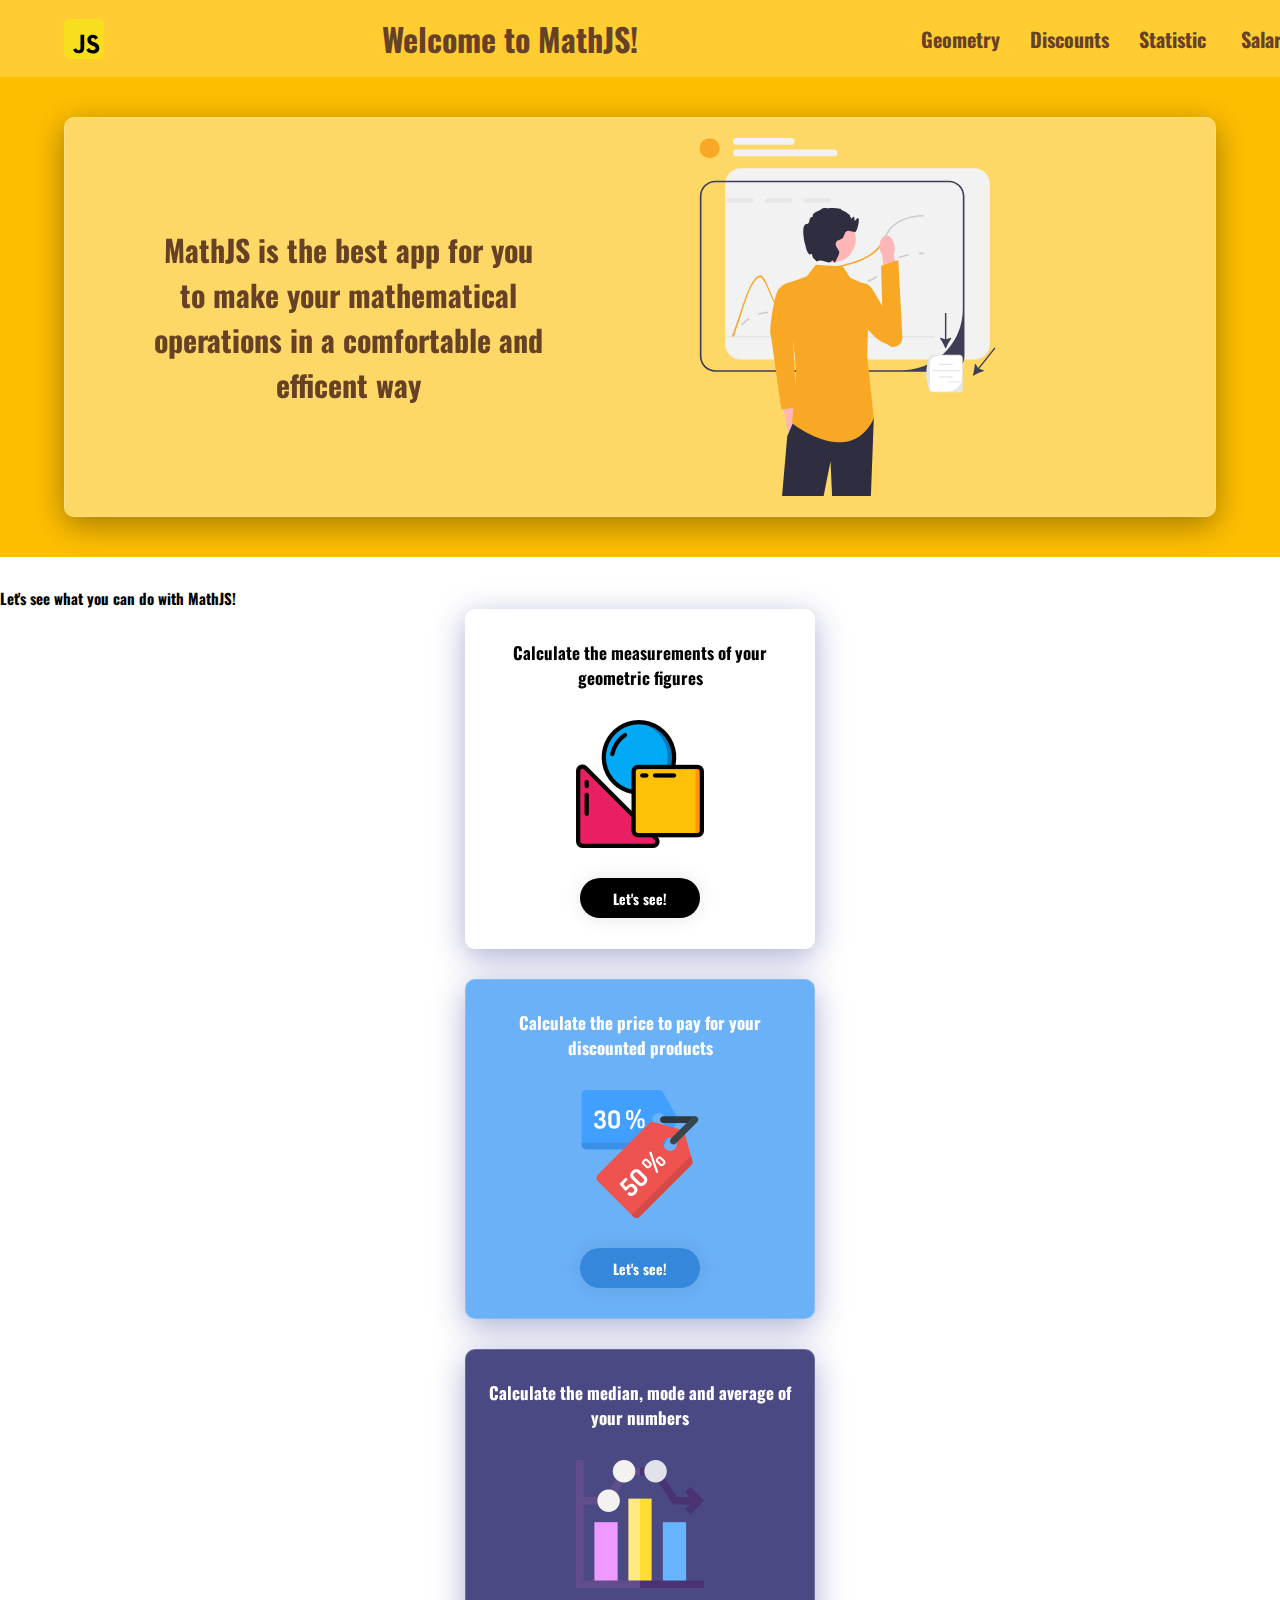
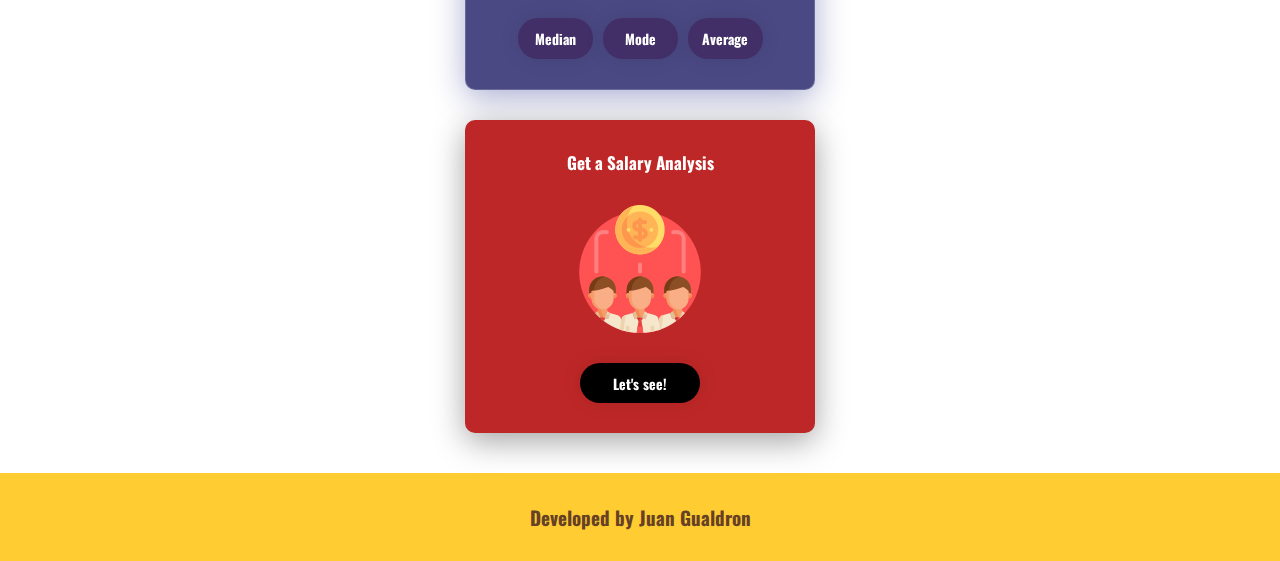
<file: index.html>
<!DOCTYPE html>
<html lang="en">
<head>
    <meta charset="UTF-8">
    <meta http-equiv="X-UA-Compatible" content="IE=edge">
    <meta name="viewport" content="width=device-width, initial-scale=1.0">
    <meta name="description" content="">
    <meta name=”robots”  content=”index,follow”>
    <link rel="icon" type="image/png" sizes="32x32" href="./assets/icons/jsIcon.svg" alt="Favicon icon"> 
    <link rel="preconnect" href="https://fonts.googleapis.com">
    <link rel="preconnect" href="https://fonts.gstatic.com" crossorigin>
    <link href="https://fonts.googleapis.com/css2?family=Oswald:wght@400;700&display=swap" rel="stylesheet">
    <title>MathJS</title>
    <link rel="stylesheet" href="./index.css">
    <link rel="stylesheet" href="./css/desktop.css" media="(min-width: 950px)">
</head>
<body>
    <header class="header_container">
        <section class="header_content">
            <img class="header_logo" src="./assets/icons/jsIcon.svg" alt="JavaScript Icon">
            <h1>Welcome to MathJS!</h1>
            <button onclick="appearNavigation()" id="button_burguer" type="button" class="button_burger"><img class="header_burger" src="./assets/icons/burger.svg" alt="Burger Icon"></button>
            <button onclick="dissapearNavigation()" id="button_x" type="button" class="button_x"><img class="header_xButton" src="./assets/icons/xButton.svg" alt="X Icon"></button>
            <nav class="header_nav">
                <ul class="nav_content">
                    <li><a href="./primerTaller/figuras.html">Geometry</a></li>
                    <li><a href="./segundoTaller/descuentosConCupon.html">Discounts</a></li>
                    <li><a href="./tercerTaller/medianaModaPromedio.html">Statistic</a></li>
                    <li><a href="./cuartoTaller/salarios.html">Salary</a></li>
                </ul>
            </nav>
        </section> 
    </header>

    <main class="main_container">
        <section class="main_content">
            <section class="main_presentation">
                <div class="header_mobile-navigation">
                    <ul class="nav_mobile-content">
                        <li><a href="./primerTaller/figuras.html">Geometry</a></li>
                        <li><a href="./segundoTaller/descuentosConCupon.html">Discounts</a></li>
                        <li><a href="./tercerTaller/medianaModaPromedio.html">Statistic</a></li>
                        <li><a href="./cuartoTaller/salarios.html">Salary</a></li>
                    </ul>
                </div>
                <section class="main_title">
                    <div class="title_info">
                        <h2>MathJS is the best app for you to make your mathematical operations in a comfortable and efficent way</h2>
                        <img src="./assets/images/mathTittle.svg" alt="Math Ilustration">
                    </div>  
                </section>
            </section>

            <section class="main_links">
                <h2>Let's see what you can do with MathJS!</h2>
                <section class="links_content">

                    

                    <article class="card_links--geometry">

                        <div class="card_content--geometry">
                            <h3 class="geometry_title">Calculate the measurements of your geometric figures</h3>
                            <img src="./assets/images/geometry.png" alt="Geometric Figures Image">
                            <a href="./primerTaller/figuras.html"><button class="geometry_button">Let's see!</button></a>
                        </div>

                    </article>

                    <article class="card_links--discount">

                        <div class="card_content--discount">
                            <h3 class="discount_title">Calculate the price to pay for your discounted products</h3>
                            <img src="./assets/images/discounts.png" alt="Discount Image">
                            <a href="./segundoTaller/descuentosConCupon.html"><button class="discount_button">Let's see!</button></a>
                        </div>

                    </article>

                    <article class="card_links--stats">

                        <div class="card_content--stats">
                            <h3 class="stats_title">Calculate the median, mode and average of your numbers</h3>
                            <img src="./assets/images/average.png" alt="Average Image">
                            
                            <div class="stats_buttons">
                                <a href="./tercerTaller/mediana/mediana.html"><button class="stats_button">Median</button></a>
                                <a href="./tercerTaller/moda/moda.html"><button class="stats_button">Mode</button></a>
                                <a href="./tercerTaller/promedio/promedio.html"><button class="stats_button">Average</button></a>
                            </div>
                        </div>

                    </article>

                    <article class="card_links--salary">

                        <div class="card_content--salary">
                            <h3 class="salary_title">Get a Salary Analysis</h3>
                            <img src="./assets/images/salary.png" alt="Salary Image">
                            <a href="./cuartoTaller/salarios.html"><button class="salary_button">Let's see!</button></a>     
                        </div>

                    </article>
                </section>
                
            </section>
        </section>
    </main>

    <footer class="footer_container">
        <section class="footer_content">
            <p>Developed by Juan Gualdron</p>
        </section>
    </footer>

    <script src="./index.js"></script>
</body>
</html>
</file>
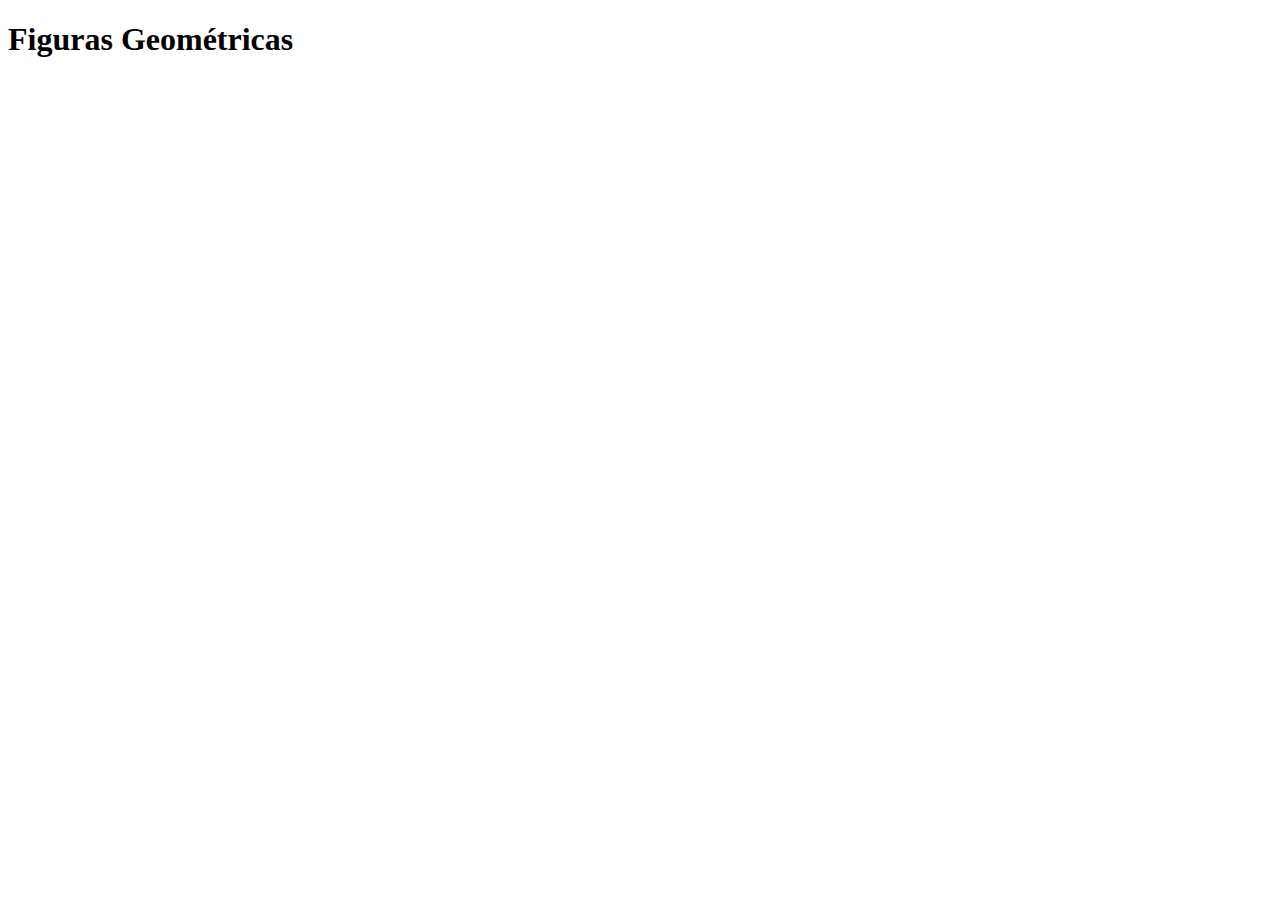
<file: figuras.html>
<!DOCTYPE html>
<html lang="en">
<head>
    <meta charset="UTF-8">
    <meta http-equiv="X-UA-Compatible" content="IE=edge">
    <meta name="viewport" content="width=device-width, initial-scale=1.0">
    <title>Figuras Geométricas</title>
</head>
<body>
    <h1>
        Figuras Geométricas
    </h1>

    <script src="./figuras.js"></script>
</body>
</html>
</file>
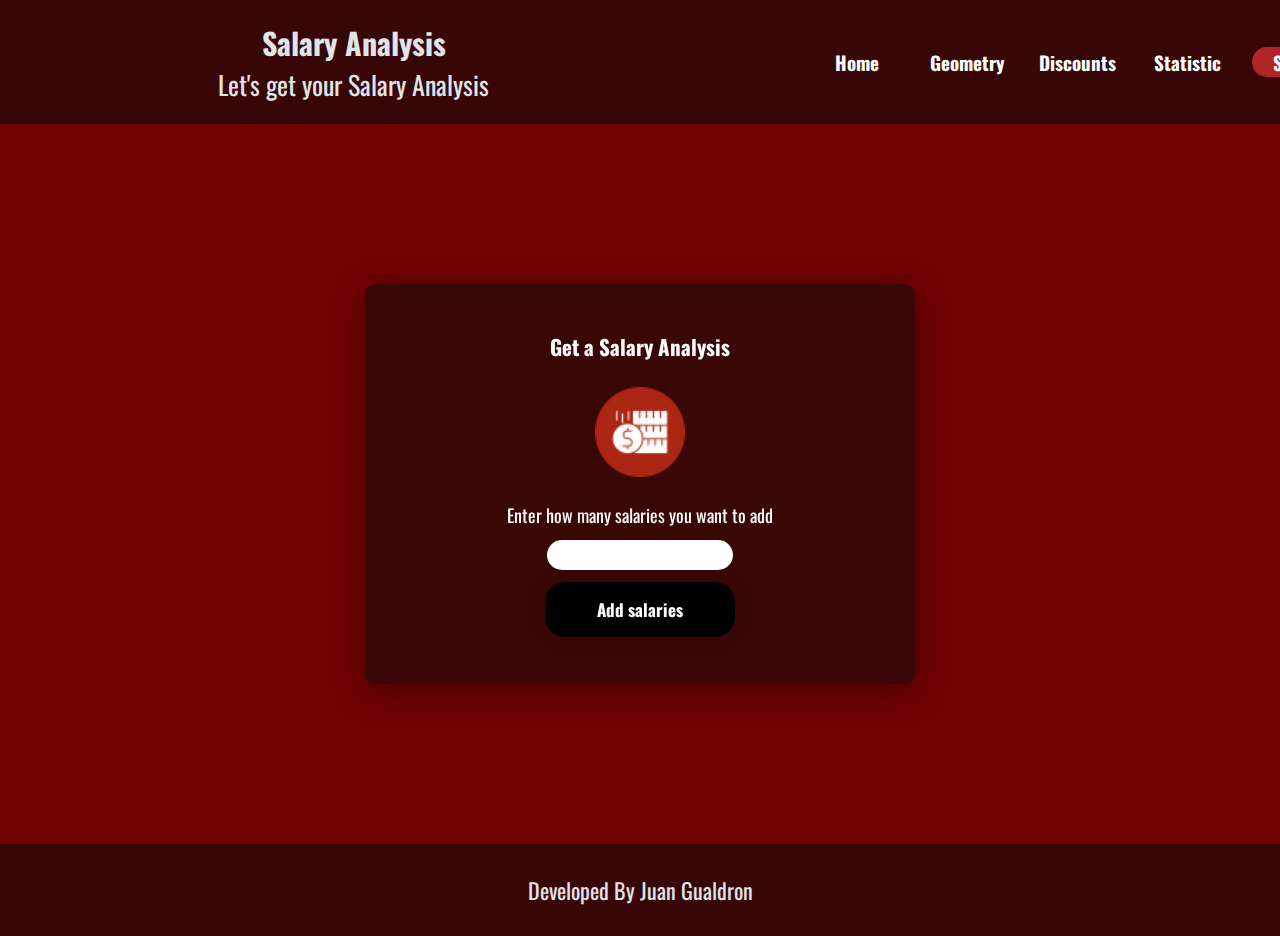
<file: cuartoTaller/salarios.html>
<!DOCTYPE html>
<html lang="en">
<head>
    <meta charset="UTF-8">
    <meta http-equiv="X-UA-Compatible" content="IE=edge">
    <meta name="viewport" content="width=device-width, initial-scale=1.0">
    <meta name="description" content="">
    <meta name=”robots”  content=”index,follow”>
    <link rel="icon" type="image/png" sizes="32x32" href="./assets/icons/faviconIcon.png" alt="Favicon icon"> 
    <link rel="preconnect" href="https://fonts.googleapis.com">
    <link rel="preconnect" href="https://fonts.gstatic.com" crossorigin>
    <link href="https://fonts.googleapis.com/css2?family=Oswald:wght@400;700&display=swap" rel="stylesheet">
    <title>Salary</title>
    <link rel="stylesheet" href="./style.css">
    <link rel="stylesheet" href="./css/desktop.css" media="(min-width: 970px)">
</head>
<body>
    <header class="header_container">
        <section class="header_content">
            <div>
                <h1>Salary Analysis</h1>
                <p>Let's get your Salary Analysis</p>
            </div>
            <button onclick="appearNavigation()" id="button_burguer" type="button" class="button_burger"><img class="header_burger" src="./assets/icons/burger.svg" alt="Burger Icon"></button>
            <button onclick="dissapearNavigation()" id="button_x" type="button" class="button_x"><img class="header_xButton" src="./assets/icons/xButton.svg" alt="X Icon"></button>
            <nav class="header_nav">
                <ul class="nav_content">
                    <li><a href="../index.html">Home</a></li>
                    <li><a href="../primerTaller/figuras.html">Geometry</a></li>
                    <li><a href="../segundoTaller/descuentosConCupon.html">Discounts</a></li>
                    <li><a href="../tercerTaller/medianaModaPromedio.html">Statistic</a></li>
                    <li class="salary"><a href="../cuartoTaller/salarios.html">Salary</a></li>
                </ul>
            </nav>
        </section>
        
    </header>
    
    <main class="main_container">
        <div class="header_mobile-navigation">
            <ul class="nav_mobile-content">
                <li><a href="../index.html">Home</a></li>
                <li><a href="../primerTaller/figuras.html">Geometry</a></li>
                <li><a href="../segundoTaller/descuentosConCupon.html">Discounts</a></li>
                <li><a href="../tercerTaller/medianaModaPromedio.html">Statistic</a></li>
                <li class="salary"><a href="../cuartoTaller/salarios.html">Salary</a></li>
            </ul>
        </div>
        <section class="main_content">
            <article class="card_container">
                <div class="card_info">
                    <h2>Get a Salary Analysis</h2>
                    <img src="./assets/images/salary.png" alt="Average Image">

                    <form action="">
                        <label for="inputNumbers">Enter how many salaries you want to add</label>
                        <input id="inputNumbers" type="number">
                        <button type="button" onclick="mostrarDatos()">Add salaries</button>
                    </form>
                </div>

                <div class="card_results">
                    <h2>Enter the value of each salary</h2>
                    <div class="card_newInputs">
                        <!-- Aqui iran los nuevos inputs -->
                    </div>
                    <button type="button" onclick="resultadoSalarios()">Do Analysis</button>
                    <p class="card_printResult">Here you will see your analysis 😎</p>
                </div>

            </article>
        </section>
    </main>

    <footer class="footer_container">
        <section class="footer_content">
            <p>Developed By Juan Gualdron</p>
        </section>
    </footer>
    <script src="./salarios.js"></script>
    <script src="./analisis.js"></script>
</body>
</html>
</file>
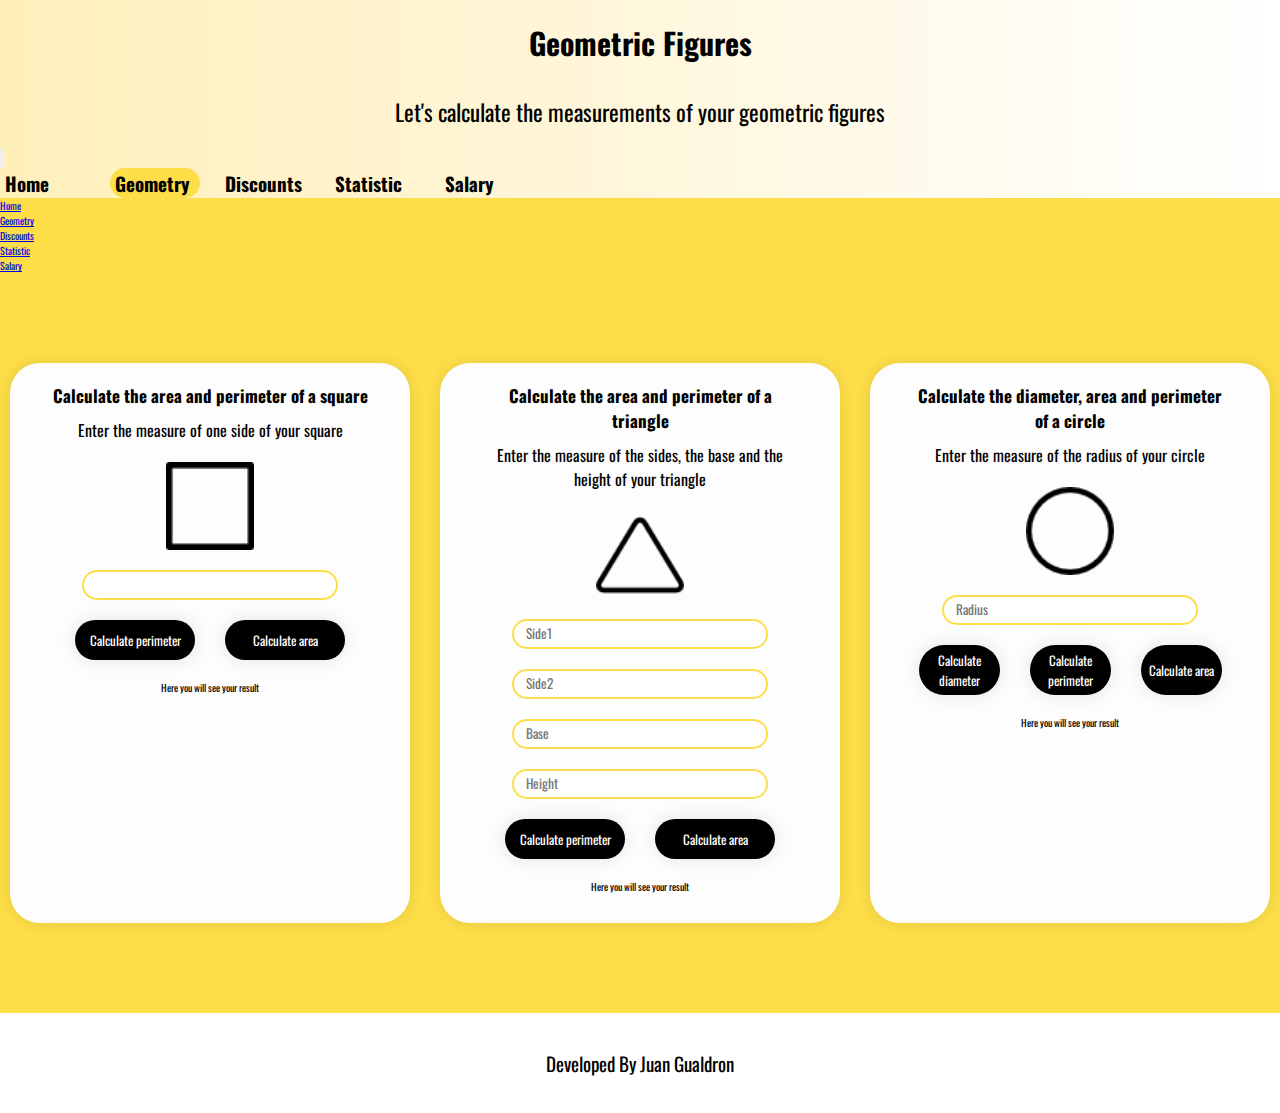
<file: primerTaller/figuras.html>
<!DOCTYPE html>
<html lang="en">
<head>
    <meta charset="UTF-8">
    <meta http-equiv="X-UA-Compatible" content="IE=edge">
    <meta name="viewport" content="width=device-width, initial-scale=1.0">
    <meta name="description" content="This is a web page that allows you to calculate the area and the perimeter of a triangle and a square. You can also calculate the perimeter, diameter and area of a circle. I hope you enjoy it!">
    <meta name=”robots”  content=”index,follow”>
    <link rel="icon" type="image/png" sizes="32x32" href="./assets/icons/favicon.png" alt="Favicon icon"> 
    <title>Geometry</title>
    <link rel="preconnect" href="https://fonts.googleapis.com">
    <link rel="preconnect" href="https://fonts.gstatic.com" crossorigin>
    <link href="https://fonts.googleapis.com/css2?family=Oswald:wght@400;700&display=swap" rel="stylesheet">
    <link rel="stylesheet" href="./style.css">
    <link rel="stylesheet" href="./css/desktop.css" media="(min-width: 950px)">
</head>
<body>
    <header class="header_container">
        <section class="header_content">
            <div>
                <h1>Geometric Figures</h1>
                <p>Let's calculate the measurements of your geometric figures</p>
            </div>
            <button onclick="appearNavigation()" id="button_burguer" type="button" class="button_burger"><img class="header_burger" src="../assets/icons/burger.svg" alt="Burger Icon"></button>
            <button onclick="dissapearNavigation()" id="button_x" type="button" class="button_x"><img class="header_xButton" src="../assets/icons/xButton.svg" alt="X Icon"></button>
            <nav class="header_nav">
                <ul class="nav_content">
                    <li><a href="../index.html">Home</a></li>
                    <li class="geometry"><a href="../primerTaller/figuras.html">Geometry</a></li>
                    <li><a href="../segundoTaller/descuentosConCupon.html">Discounts</a></li>
                    <li><a href="../tercerTaller/medianaModaPromedio.html">Statistic</a></li>
                    <li><a href="../cuartoTaller/salarios.html">Salary</a></li>
                </ul>
            </nav>

        </section>
    </header>
    <main class="main_container">
        <div class="header_mobile-navigation">
            <ul class="nav_mobile-content">
                <li><a href="../index.html">Home</a></li>
                <li class="geometry"><a href="../primerTaller/figuras.html">Geometry</a></li>
                <li><a href="../segundoTaller/descuentosConCupon.html">Discounts</a></li>
                <li><a href="../tercerTaller/medianaModaPromedio.html">Statistic</a></li>
                <li><a href="../cuartoTaller/salarios.html">Salary</a></li>
            </ul>
        </div>
        <section class="main_content">
            <article class="card_container card_container--square">
                <section class="card_info">
                    <h2>Calculate the area and perimeter of a square</h2>
                    <form action="">
                    <label for="inputCuadrado">Enter the measure of one side of your square</label>
                    <img src="./assets/images/cuadrado.png" alt="Cuadrado">
                    <input id="inputCuadrado" type="number">
                    <div class="card_buttons">
                        <button type="button" onclick="calcularPerimetroCuadrado()">Calculate perimeter</button>
                        <button type="button" onclick="calcularAreaCuadrado()">Calculate area</button>
                    </div> 
                    <p class="square_result">Here you will see your result</p>
                    </form>
                </section>  
            </article>

            <article class="card_container card_container--triangle">
                <section class="card_info">
                    <h2>Calculate the area and perimeter of a triangle</h2>
                    <form action="">
                    <label for="inputTriangulo">Enter the measure of the sides, the base and the height of your triangle</label>
                    <img src="./assets/images/triangle.png" alt="Triangulo">
                    <input id="inputTrianguloLado1" type="number" placeholder="Side1">
                    <input id="inputTrianguloLado2" type="number" placeholder="Side2">
                    <input id="inputTrianguloBase" type="number" placeholder="Base">
                    <input id="inputTrianguloAltura" type="number"
                    placeholder="Height">
                    <div class="card_buttons">
                        <button type="button" onclick="calcularPerimetroTriangulo()">Calculate perimeter</button>
                        <button type="button" onclick="calcularAreaTriangulo()">Calculate area</button>
                    </div> 
                    <p class="triangle_result">Here you will see your result</p>
                    </form>
                </section>  
            </article>
            
            <article class="card_container card_container--circle">
                <section class="card_info">
                    <h2>Calculate the diameter, area and perimeter of a circle</h2>
                    <form action="">
                    <label for="inputCirculo">Enter the measure of the radius of your circle</label>
                    <img src="./assets/images/circle.png" alt="Circulo">
                    <input id="inputCirculo" type="number" placeholder="Radius">
                    <div class="card_buttons">
                        <button type="button" onclick="calcularDiametroCirculo()">Calculate diameter</button>
                        <button type="button" onclick="calcularPerimetroCirculo()">Calculate perimeter</button>
                        <button type="button" onclick="calcularAreaCirculo()">Calculate area</button>
                    </div> 
                    <p class="circle_result">Here you will see your result</p>
                    </form>
                </section>  
            </article>
        </section>
    </main>
    <footer class="footer_container">
        <section class="footer_content">
            <p>Developed By Juan Gualdron</p>
        </section>
    </footer>
    <script src="./figuras.js"></script>
</body>
</html>
</file>
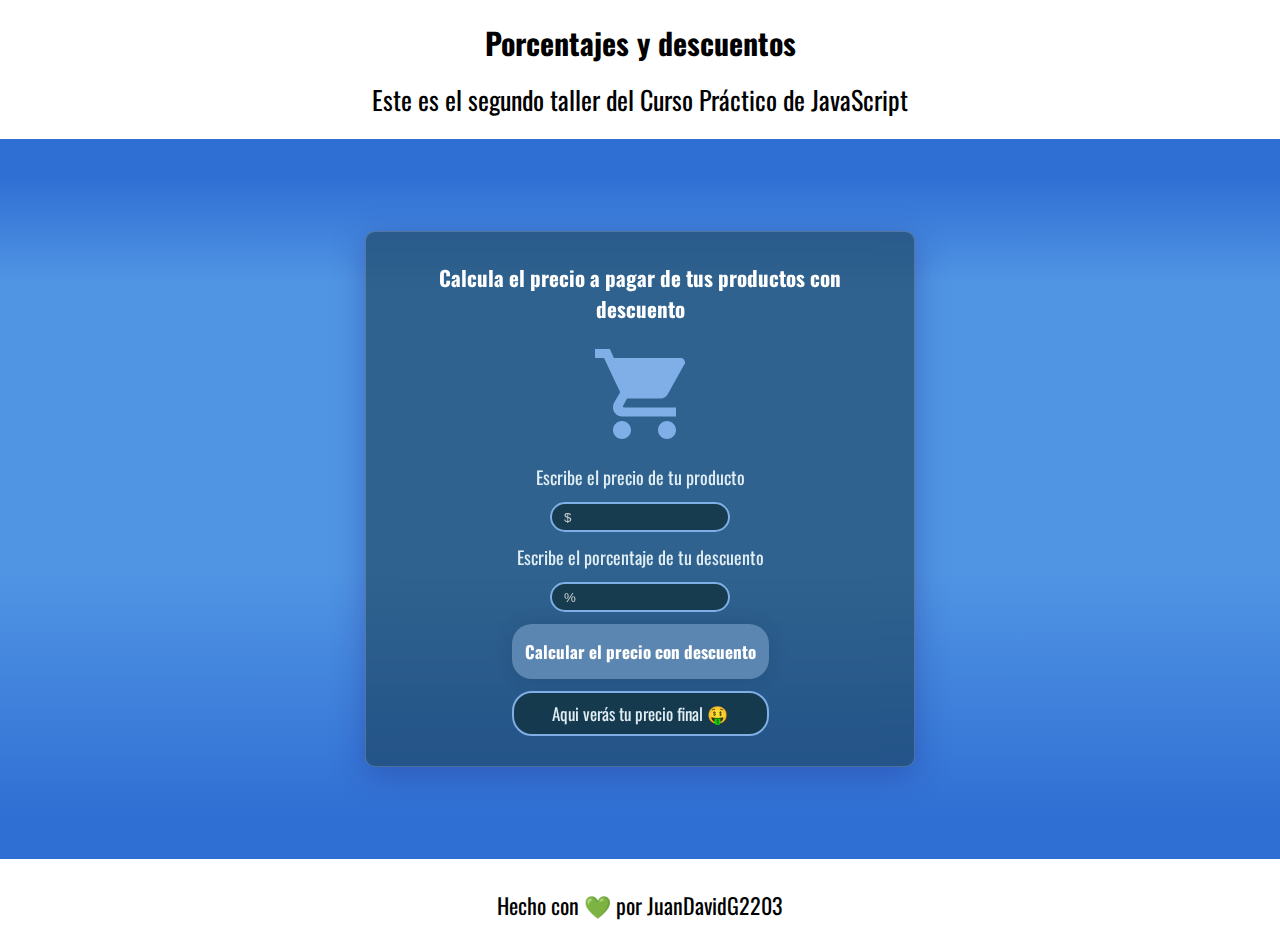
<file: segundoTaller/descuentos.html>
<!DOCTYPE html>
<html lang="en">
<head>
    <meta charset="UTF-8">
    <meta http-equiv="X-UA-Compatible" content="IE=edge">
    <meta name="viewport" content="width=device-width, initial-scale=1.0">
    <meta name="description" content="This is a web page that allows you to calculate the final price of a product with a discount. I hope you enjoy it!">
    <meta name=”robots”  content=”index,follow”>
    <link rel="icon" type="image/png" sizes="32x32" href="./assets/icons/favicon.png" alt="Favicon icon"> 
    <link rel="preconnect" href="https://fonts.googleapis.com">
    <link rel="preconnect" href="https://fonts.gstatic.com" crossorigin>
    <link href="https://fonts.googleapis.com/css2?family=Oswald:wght@400;700&display=swap" rel="stylesheet">
    <title>Porcentajes y descuentos</title>
    <link rel="stylesheet" href="./style.css">
    <link rel="stylesheet" href="./css/desktop.css" media="(min-width: 1000px)">
</head>
<body>
    <header class="header_container">
        <section class="header_content">
            <h1>Porcentajes y descuentos</h1>
            <p>Este es el segundo taller del Curso Práctico de JavaScript</p>
        </section>
        
    </header>
    <main class="main_container">
        <section class="main_content">
            <article class="card_container">
                <div class="card_info">
                    <h2>Calcula el precio a pagar de tus productos con descuento</h2>

                    <img src="./assets/images/cart.svg" alt="">
                    <form action="">
                        <label for="inputPrice">Escribe el precio de tu producto</label>
                        <input id="inputPrice" type="number" placeholder="$">
    
                        <label for="inputDiscount">Escribe el porcentaje de tu descuento</label>
                        <input id="inputDiscount" type="number" placeholder="%">
    
                        <button type="button" onclick="priceWithDiscount()">Calcular el precio con descuento</button>
    
                        
                        <p id="priceP">Aqui verás tu precio final 🤑</p>
                              
                    </form>
                </div>
            </article>
            
        </section>
    </main>

    <footer class="footer_container">
        <section class="footer_content">
            <p>Hecho con 💚 por JuanDavidG2203</p>
        </section>
    </footer>
    <script src="./descuentos.js"></script>
</body>
</html>
</file>
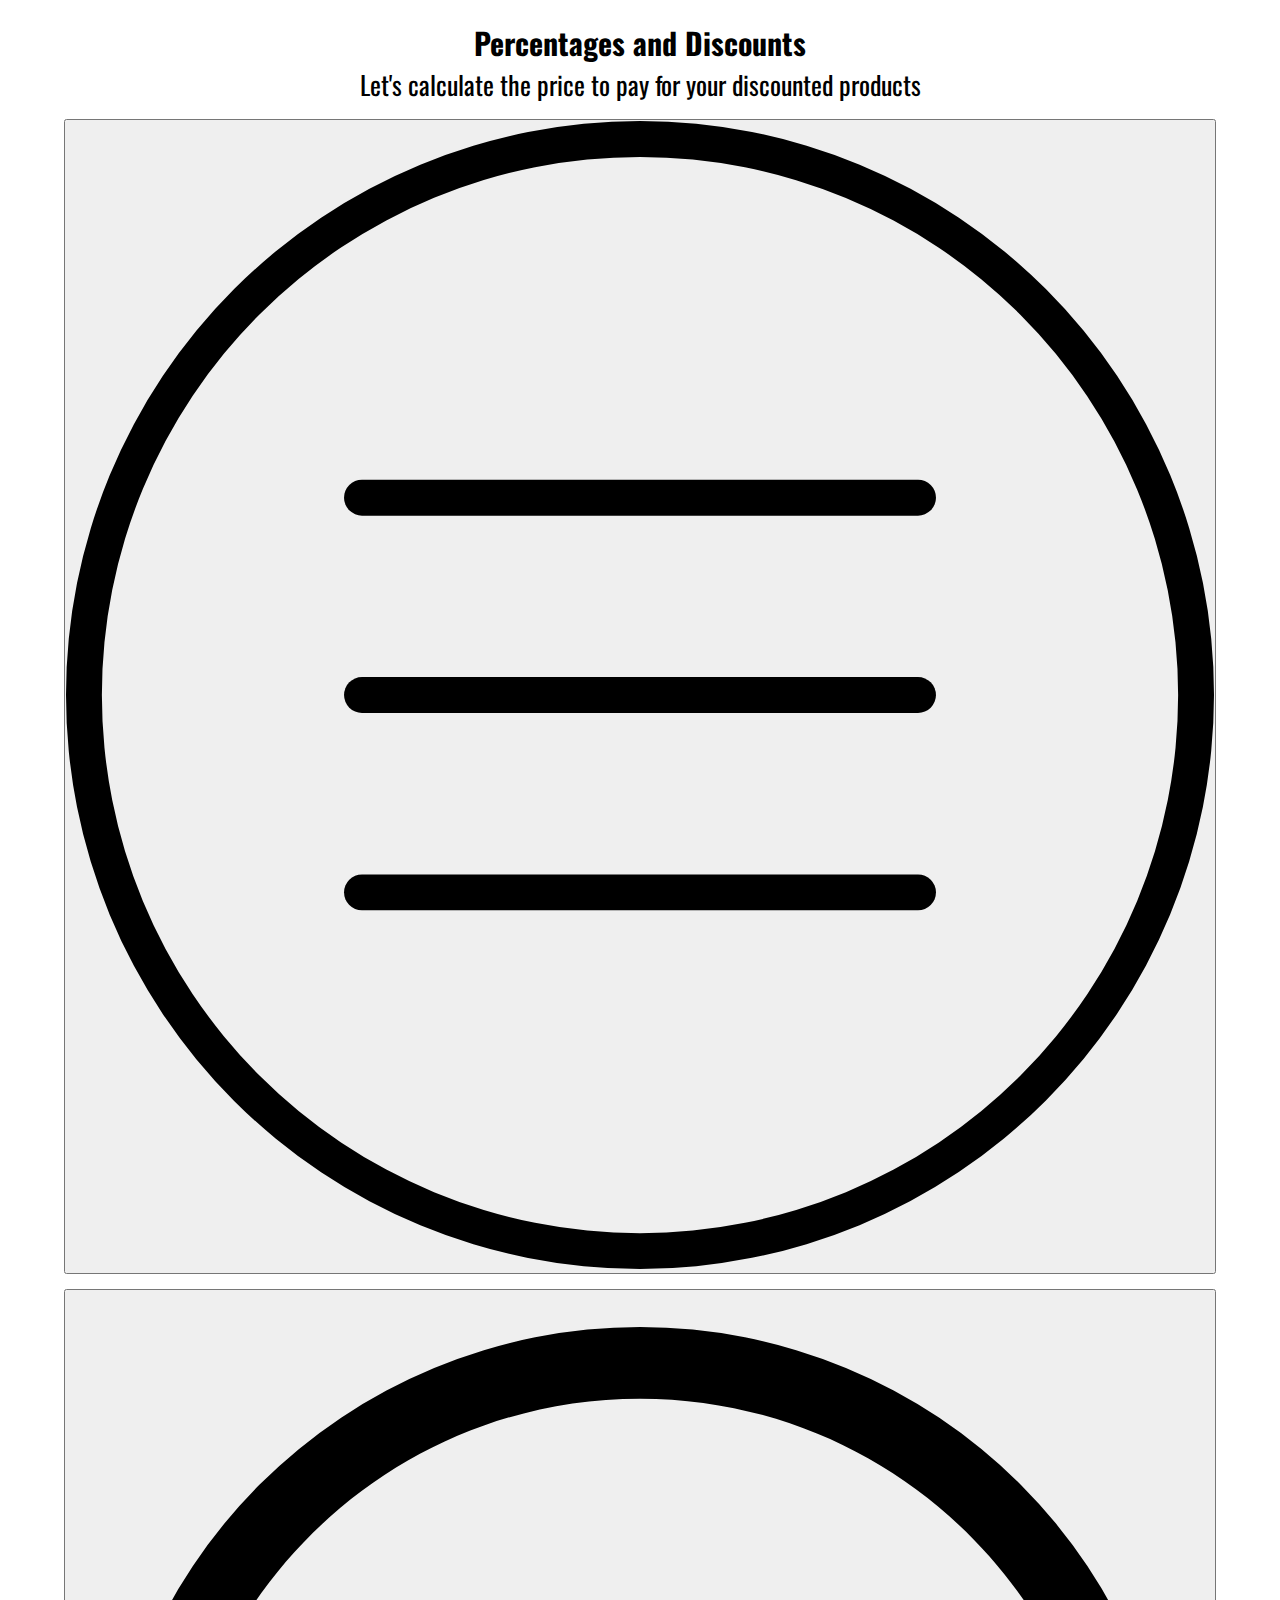
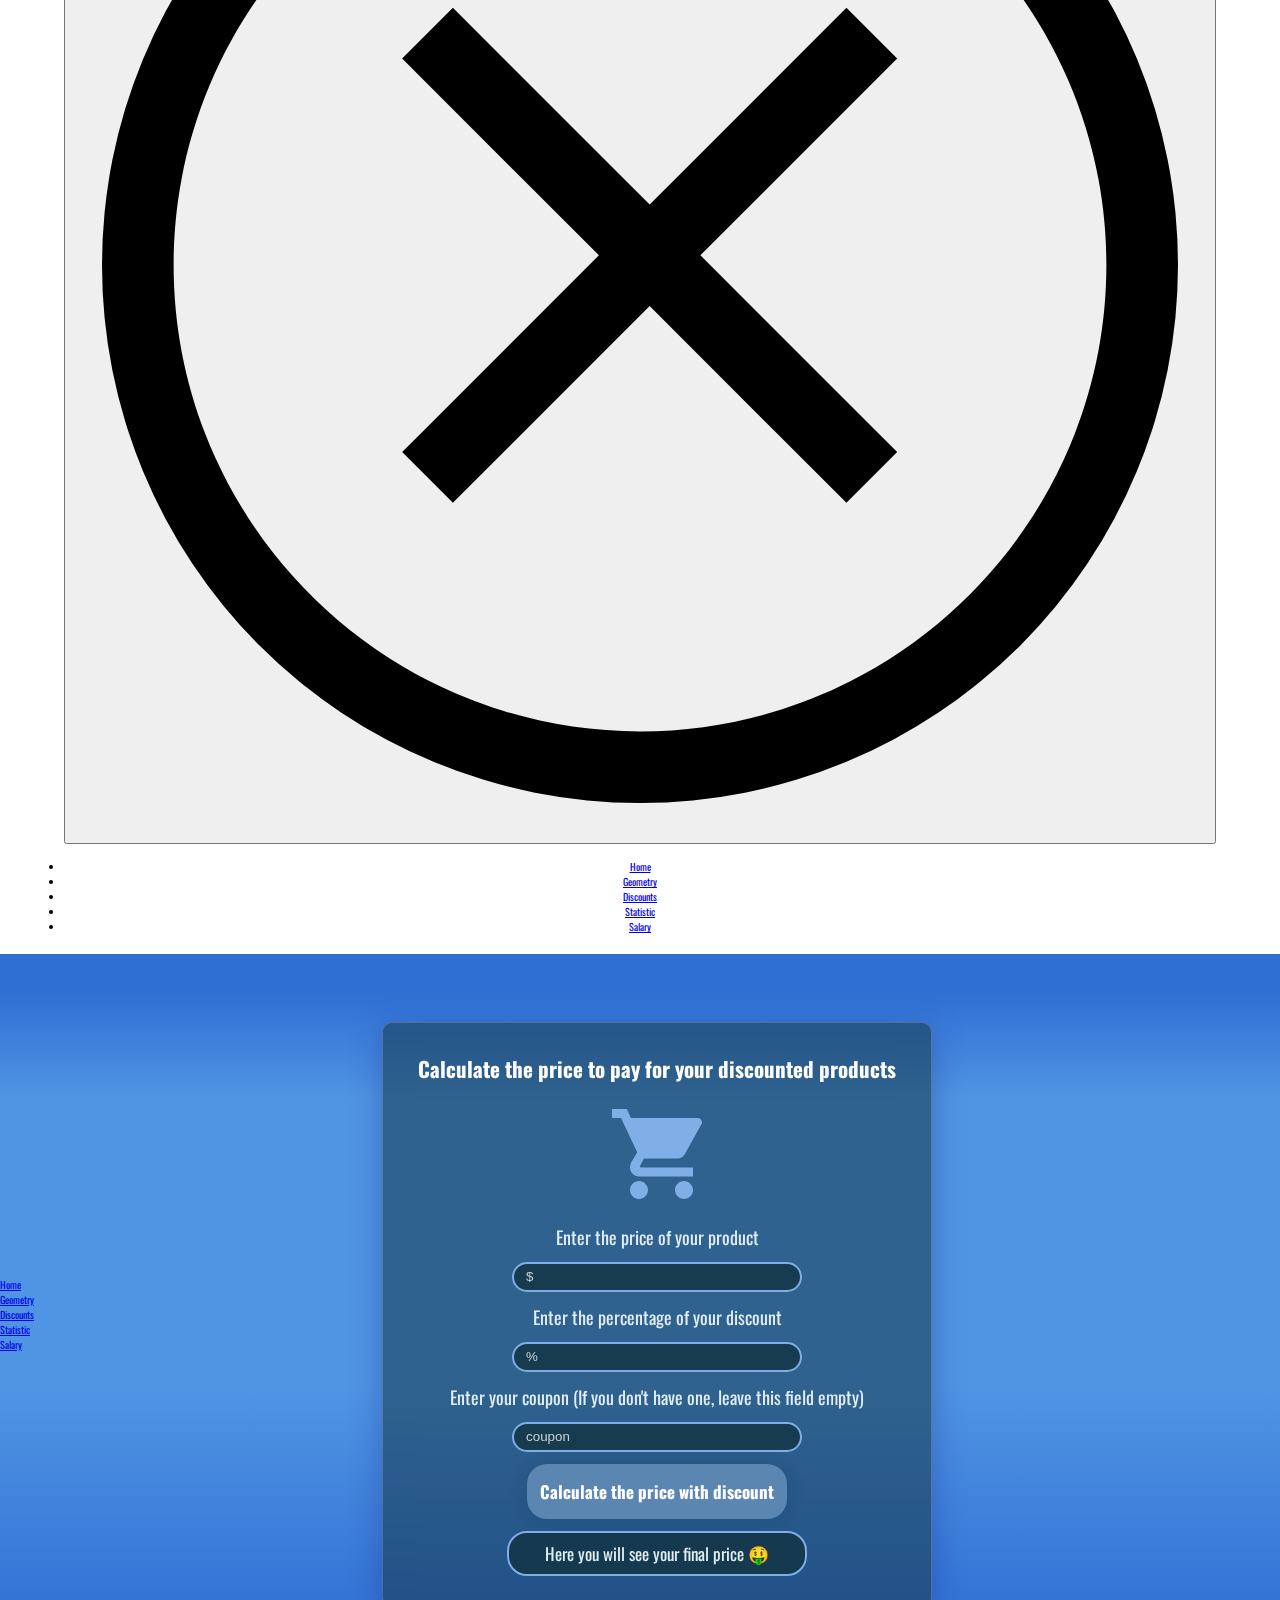
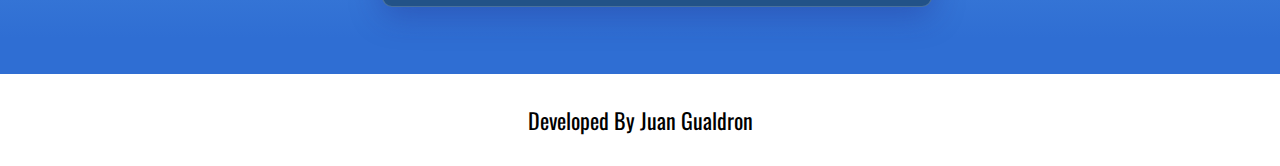
<file: segundoTaller/descuentosConCupon.html>
<!DOCTYPE html>
<html lang="en">
<head>
    <meta charset="UTF-8">
    <meta http-equiv="X-UA-Compatible" content="IE=edge">
    <meta name="viewport" content="width=device-width, initial-scale=1.0">
    <meta name="description" content="This is a web page that allows you to calculate the final price of a product with a discount. I hope you enjoy it!">
    <meta name=”robots”  content=”index,follow”>
    <link rel="icon" type="image/png" sizes="32x32" href="./assets/icons/favicon.png" alt="Favicon icon"> 
    <link rel="preconnect" href="https://fonts.googleapis.com">
    <link rel="preconnect" href="https://fonts.gstatic.com" crossorigin>
    <link href="https://fonts.googleapis.com/css2?family=Oswald:wght@400;700&display=swap" rel="stylesheet">
    <title>Discounts</title>
    <link rel="stylesheet" href="./style.css">
    <link rel="stylesheet" href="./css/desktop.css" media="(min-width: 1000px)">
</head>
<body>
    <header class="header_container">
        <section class="header_content">
            <div>
                <h1>Percentages and Discounts</h1>
                <p>Let's calculate the price to pay for your discounted products</p>
            </div>
            <button onclick="appearNavigation()" id="button_burguer" type="button" class="button_burger"><img class="header_burger" src="../assets/icons/burger.svg" alt="Burger Icon"></button>
            <button onclick="dissapearNavigation()" id="button_x" type="button" class="button_x"><img class="header_xButton" src="../assets/icons/xButton.svg" alt="X Icon"></button>
            <nav class="header_nav">
                <ul class="nav_content">
                    <li><a href="../index.html">Home</a></li>
                    <li><a href="../primerTaller/figuras.html">Geometry</a></li>
                    <li class="discount"><a href="../segundoTaller/descuentosConCupon.html">Discounts</a></li>
                    <li><a href="../tercerTaller/medianaModaPromedio.html">Statistic</a></li>
                    <li><a href="../cuartoTaller/salarios.html">Salary</a></li>
                </ul>
            </nav>
            
        </section>
        
    </header>
    <main class="main_container">
        <div class="header_mobile-navigation">
            <ul class="nav_mobile-content">
                <li><a href="../index.html">Home</a></li>
                <li><a href="../primerTaller/figuras.html">Geometry</a></li>
                <li class="discount"><a href="../segundoTaller/descuentosConCupon.html">Discounts</a></li>
                <li><a href="../tercerTaller/medianaModaPromedio.html">Statistic</a></li>
                <li><a href="../cuartoTaller/salarios.html">Salary</a></li>
            </ul>
        </div>
        <section class="main_content">
            <article class="card_container">
                <div class="card_info">
                    <h2>Calculate the price to pay for your discounted products</h2>

                    <img src="./assets/images/cart.svg" alt="Carrito">
                    <form action="">
                        <label for="inputPrice">Enter the price of your product</label>
                        <input id="inputPrice" type="number" placeholder="$">
    
                        <label for="inputDiscount">Enter the percentage of your discount</label>
                        <input id="inputDiscount" type="number" placeholder="%">
                        
                        <label for="inputCoupon">Enter your coupon (If you don't have one, leave this field empty)</label>
                        <input type="text" id="inputCoupon" placeholder="coupon">

                        <button type="button" onclick="priceWithDiscount() ">Calculate the price with discount</button>
    
                        
                        <p id="priceP">Here you will see your final price 🤑</p>
                              
                    </form>
                </div>
            </article>
            
        </section>
    </main>

    <footer class="footer_container">
        <section class="footer_content">
            <p>Developed By Juan Gualdron</p>
        </section>
    </footer>
    <script src="./descuentosConCupon.js"></script>
</body>
</html>
</file>
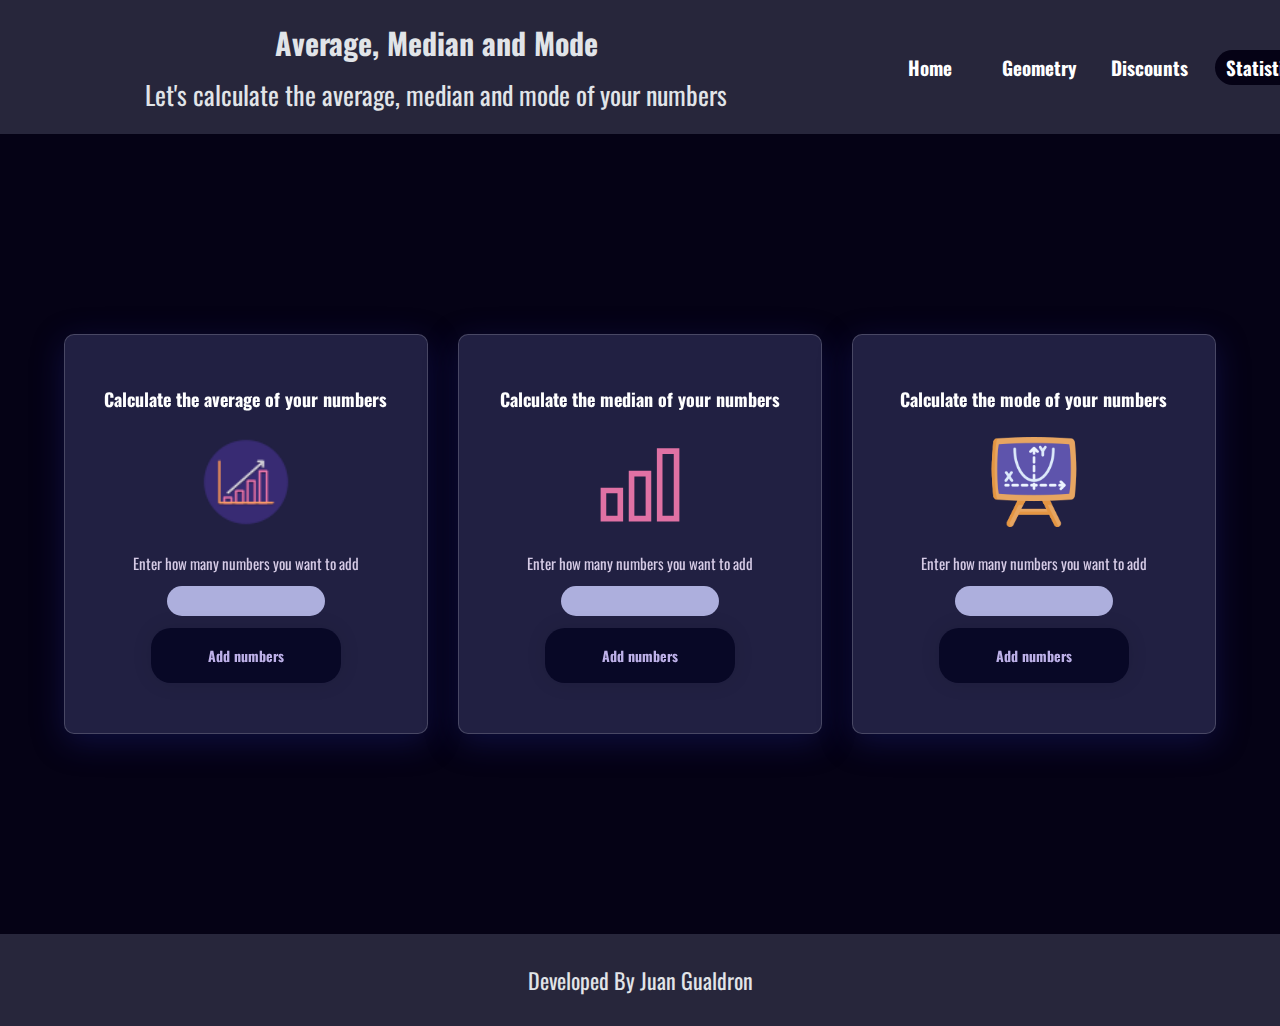
<file: tercerTaller/medianaModaPromedio.html>
<!DOCTYPE html>
<html lang="en">
<head>
    <meta charset="UTF-8">
    <meta http-equiv="X-UA-Compatible" content="IE=edge">
    <meta name="viewport" content="width=device-width, initial-scale=1.0">
    <meta name="description" content="">
    <meta name=”robots”  content=”index,follow”>
    <link rel="icon" type="image/png" sizes="32x32" href="./assets/icons/faviconModa.png" alt="Favicon icon"> 
    <link rel="preconnect" href="https://fonts.googleapis.com">
    <link rel="preconnect" href="https://fonts.gstatic.com" crossorigin>
    <link href="https://fonts.googleapis.com/css2?family=Oswald:wght@400;700&display=swap" rel="stylesheet">
    <title>Average, Median and Mode</title>
    <link rel="stylesheet" href="./style.css">
    <link rel="stylesheet" href="./css/desktop.css" media="(min-width: 950px)">
</head>
<body>
    <header class="header_container">
        <section class="header_content">
            <div>
                <h1>Average, Median and Mode</h1>
                <p>Let's calculate the average, median and mode of your numbers</p>
            </div>
            <button onclick="appearNavigation()" id="button_burguer" type="button" class="button_burger"><img class="header_burger" src="../cuartoTaller/assets/icons/burger.svg" alt="Burger Icon"></button>
            <button onclick="dissapearNavigation()" id="button_x" type="button" class="button_x"><img class="header_xButton" src="../cuartoTaller/assets/icons/xButton.svg" alt="X Icon"></button>
            <nav class="header_nav">
                <ul class="nav_content">
                    <li><a href="../index.html">Home</a></li>
                    <li><a href="../primerTaller/figuras.html">Geometry</a></li>
                    <li><a href="../segundoTaller/descuentosConCupon.html">Discounts</a></li>
                    <li class="statistic"><a href="./medianaModaPromedio.html">Statistic</a></li>
                    <li><a href="../cuartoTaller/salarios.html">Salary</a></li>
                </ul>
            </nav>
        </section>
        
    </header>
    
    <main class="main_container">

        <div class="header_mobile-navigation">
            <ul class="nav_mobile-content">
                <li><a href="../index.html">Home</a></li>
                <li><a href="../primerTaller/figuras.html">Geometry</a></li>
                <li><a href="../segundoTaller/descuentosConCupon.html">Discounts</a></li>
                <li class="statistic"><a href="./medianaModaPromedio.html">Statistic</a></li>
                <li><a href="../cuartoTaller/salarios.html">Salary</a></li>
            </ul>
        </div>

        <section class="main_content">

            <article class="card_container">
                <div class="card_info--average">
                    <h2>Calculate the average of your numbers</h2>
                    <img src="./assets/images/promedio.png" alt="Average Image">

                    <form action="">
                        <label for="inputNumbersAverage">Enter how many numbers you want to add</label>
                        <input id="inputNumbersAverage" type="number">
                        <button type="button" onclick="mostrarDatosPromedio()">Add numbers</button>
                    </form>
                </div>

                <div class="card_results--average">
                    <h2>Enter each number in the fields</h2>
                    <div class="card_newInputs--average">
                        <!-- Aqui iran los nuevos inputs -->
                    </div>
                    <button type="button" onclick="resultadoPromedio()">Calculate average</button>
                    <p class="card_printResult--average">Here you will see your result 😎</p>
                </div>

            </article>

            <article class="card_container">
                <div class="card_info--median">
                    <h2>Calculate the median of your numbers</h2>
                    <img src="./assets/images/mediana.svg" alt="Average Image">

                    <form action="">
                        <label for="inputNumbersMedian">Enter how many numbers you want to add</label>
                        <input id="inputNumbersMedian" type="number">
                        <button type="button" onclick="mostrarDatosMediana()">Add numbers</button>
                    </form>
                </div>

                <div class="card_results--median">
                    <h2>Enter each number in the fields</h2>
                    <div class="card_newInputs--median">
                        <!-- Aqui iran los nuevos inputs -->
                    </div>
                    <button type="button" onclick="resultadoMediana()">Calculate median</button>
                    <p class="card_printResult--median">Here you will see your result 😎</p>
                </div>

            </article>

            <article class="card_container">
                <div class="card_info--mode">
                    <h2>Calculate the mode of your numbers</h2>
                    <img src="./assets/images/moda.png" alt="Average Image">

                    <form action="">
                        <label for="inputNumbersMode">Enter how many numbers you want to add</label>
                        <input id="inputNumbersMode" type="number">
                        <button type="button" onclick="mostrarDatosModa()">Add numbers</button>
                    </form>
                </div>

                <div class="card_results--mode">
                    <h2>Enter each number in the fields</h2>
                    <div class="card_newInputs--mode">
                        <!-- Aqui iran los nuevos inputs -->
                    </div>
                    <button type="button" onclick="resultadoModa()">Calculate mode</button>
                    <p class="card_printResult--mode">Here you will see your result 😎</p>
                </div>

            </article>
        </section>
    </main>

    <footer class="footer_container">
        <section class="footer_content">
            <p>Developed By Juan Gualdron</p>
        </section>
    </footer>
    <script src="./base.js"></script>
    <script src="./promedio.js"></script>
    <script src="./mediana.js"></script>
    <script src="./moda.js"></script>
</body>
</html>
</file>
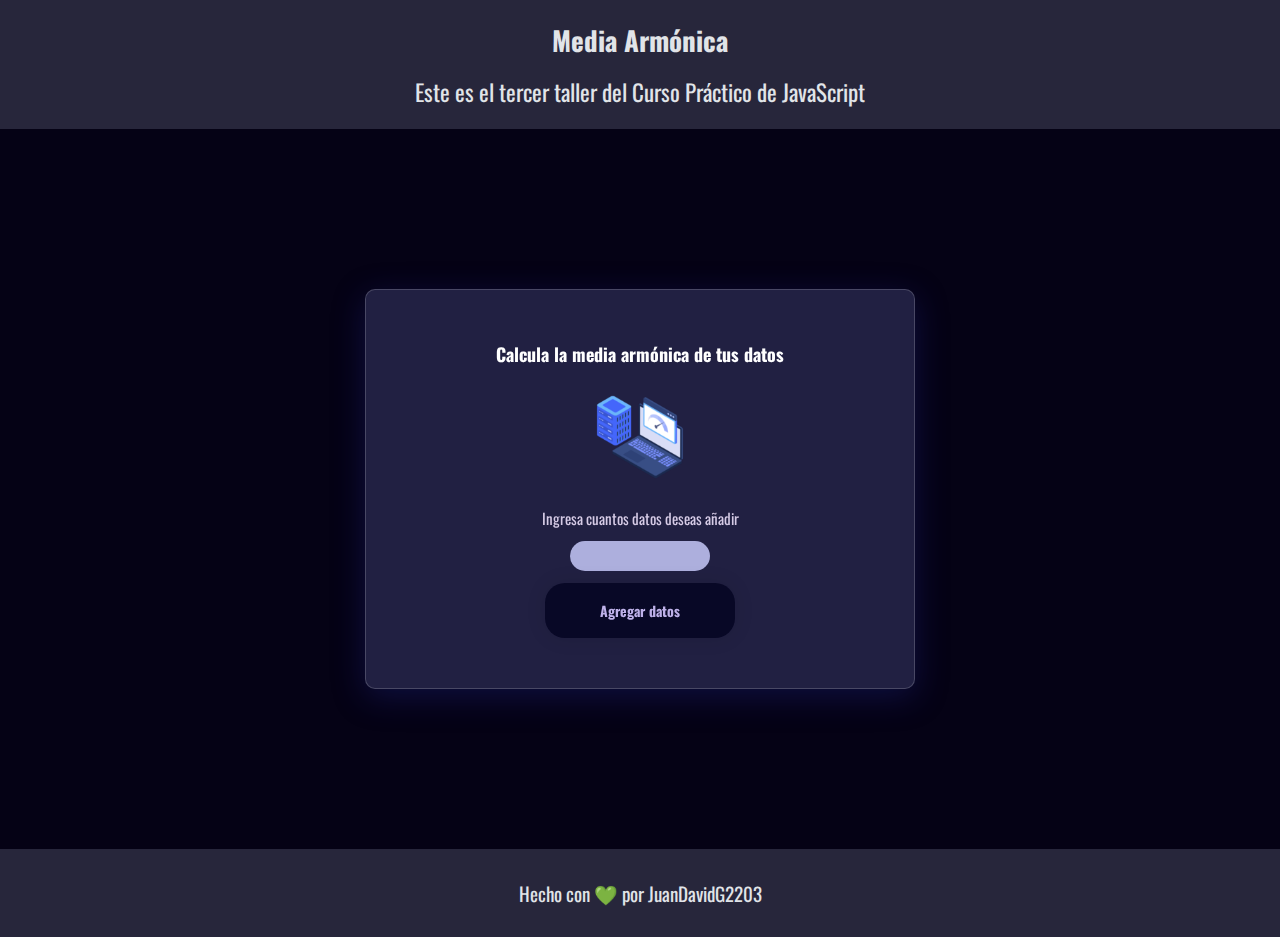
<file: tercerTaller/reto/reto.html>
<!DOCTYPE html>
<html lang="en">
<head>
    <meta charset="UTF-8">
    <meta http-equiv="X-UA-Compatible" content="IE=edge">
    <meta name="viewport" content="width=device-width, initial-scale=1.0">
    <meta name="description" content="">
    <meta name=”robots”  content=”index,follow”>
    <link rel="icon" type="image/png" sizes="32x32" href="./assets/icons/faviconArmonica.png" alt="Favicon icon"> 
    <link rel="preconnect" href="https://fonts.googleapis.com">
    <link rel="preconnect" href="https://fonts.gstatic.com" crossorigin>
    <link href="https://fonts.googleapis.com/css2?family=Oswald:wght@400;700&display=swap" rel="stylesheet">
    <title>Media Armónica</title>
    <link rel="stylesheet" href="./style.css">
</head>
<body>
    <header class="header_container">
        <section class="header_content">
            <h1>Media Armónica</h1>
            <p>Este es el tercer taller del Curso Práctico de JavaScript</p>
        </section>
        
    </header>
    
    <main class="main_container">
        <section class="main_content">
            <article class="card_container">
                <div class="card_info">
                    <h2>Calcula la media armónica de tus datos</h2>
                    <img src="./assets/images/mediaArmonica.png" alt="Average Image">

                    <form action="">
                        <label for="inputNumbers">Ingresa cuantos datos deseas añadir</label>
                        <input id="inputNumbers" type="number">
                        <button type="button" onclick="mostrarDatos()">Agregar datos</button>
                    </form>
                </div>

                <div class="card_results">
                    <h2>Ingresa cada dato en los campos</h2>
                    <div class="card_newInputs">
                        <!-- Aqui iran los nuevos inputs -->
                    </div>
                    <button type="button" onclick="resultadoMediaArmonica()">Calcular media armónica</button>
                    <p class="card_printResult">Aqui verás tu resultado 😎</p>
                </div>

            </article>
        </section>
    </main>

    <footer class="footer_container">
        <section class="footer_content">
            <p>Hecho con 💚 por JuanDavidG2203</p>
        </section>
    </footer>
    
    <script src="./reto.js"></script>
</body>
</html>
</file>
<file: index.css>
:root{

    --titles-color-font: rgb(103, 65, 38);

}


*{
    box-sizing: border-box;
    margin: 0;
    padding: 0;
}

html{
    font-size: 62.5%;
    font-family: 'Oswald', sans-serif;
}

.header_container{
    width: 100%;
    height: auto;
    background-color: #FFCD31;
}
.header_content{
    display: flex;
    flex-direction: row;
    align-items: center;
    justify-content: space-between;
    gap: 15px;
    width: 90%;
    margin: 0 auto;
    padding: 15px 0;
    text-align: center;
    color: #000;
}
.header_content .header_logo{
    width: 40px;
    height: 40px;
}
.header_content h1{
    color: var(--titles-color-font);
    font-size: 2.7rem
}
.header_content .header_burger{
    width: 40px;
    height: 40px;
}
.header_content .header_xButton{
    width: 40px;
    height: 40px;
}
.button_burger{
    background: none;
    border: none;
    cursor: pointer;
}
.button_x{
    background: none;
    border: none;
    display: none;
    cursor: pointer;
}
.header_content .header_nav{
    display: none;
}

.header_mobile-navigation{
    display: none;
    position: absolute;
    top: 0;
    z-index: 999;
    width: 100%;
    min-width: 200px;
    max-width: 250px;
    height: 300px;
    background-color: #fff;
    box-shadow: 0 8px 32px 0 rgba( 31, 38, 135, 0.37 );
    backdrop-filter: blur( 7.5px );
    -webkit-backdrop-filter: blur( 7.5px );
    border: 1px solid rgba( 255, 255, 255, 0.18 );
    border-radius: 10px;
}
.header_mobile-navigation .nav_mobile-content{
    display: flex;
    flex-direction: column;
    justify-content: center;
    align-items: center;
    gap: 30px;
    width: 100%;
    height: 100%;
    list-style-type: none;
}
.nav_mobile-content li{
    display: flex;
    justify-content: center;
    align-items: center;
    width: 100px;
    height: 30px;
    background-color: #FFCD31;
    border-radius: 20px;

}
.nav_mobile-content li a{
    text-decoration: none;
    font-size: 1.9rem;
    font-weight: bold;
    color: var(--titles-color-font);
}







.main_container{
    display: flex;
    justify-content: center;
    width: 100%;
    height: auto;
    
}

.main_content{
    width: 100%;
    height: auto;
    display: flex;
    flex-direction: column;
    gap: 30px;
    padding-bottom: 40px;
}

.main_presentation{
    position: relative;
    display: flex;
    flex-direction: column;
    align-items: center;
    width: 100%;
    height: 100%;
    max-height:  500px;
    margin: 0 auto;
    padding: 40px 0;
    background-color: #febe00;
}

.main_content .main_title{
    width: 90%;
    min-width: 288px;
    max-width: 400px;
    height: 100%;
    min-height: 300px;
    max-height: 400px;
    background: rgba( 255, 255, 255, 0.4 );
    box-shadow: 0 8px 32px 0 rgba(0, 0, 0, 0.37);
    backdrop-filter: blur( 18px );
    -webkit-backdrop-filter: blur( 18px );
    border-radius: 10px;
    border: 1px solid rgba( 255, 255, 255, 0.18 );
}
.main_title .title_info{
    display: flex;
    flex-direction: column;
    justify-content: space-evenly;
    align-items: center;
    gap: 20px;
    width: 85%;
    height: 100%;
    padding: 20px 0;
    margin: 0 auto;
}
.main_title h2{
    text-align: center;
    font-size: 1.9rem;
    font-weight: bold;
    color: var(--titles-color-font)
}
.main_title img{
    width: 250px;
    height: 250px;
}

.main_content .main_links{
    width: 100%;
    height: auto;
}
.main_links .links_content{
    width: 90%;
    display: flex;
    flex-direction: column;
    justify-content: center;
    align-items: center;
    gap: 30px;
    margin: 0 auto;
}
.links_content h2{
    text-align: center;
    font-size: 2.2rem;
    color: (var(--titles-color-font));
}

.card_links--geometry{
    width: 100%;
    min-width: 288px;
    max-width: 350px;
    height: auto;
    background: rgba( 255, 255, 255, 0.45 );
    box-shadow: 0 8px 32px 0 rgba( 31, 38, 135, 0.37 );
    backdrop-filter: blur( 20px );
    -webkit-backdrop-filter: blur( 20px );
    border-radius: 10px;
    border: 1px solid rgba( 255, 255, 255, 0.18 );
}

.card_content--geometry{
    display: flex;
    align-items: center;
    justify-content: center;
    flex-direction: column;
    gap: 30px;
    width: 90%;
    height: auto;
    margin: 0 auto;
    padding: 30px 0;
    text-align: center
}
.card_content--geometry .geometry_title{
    font-size: 1.7rem;
    font-weight: bold;
}
.card_content--geometry img{
    width: 128px;
    height: 128px;
}

.card_content--geometry .geometry_button{
    width: 120px;
    height: 40px;
    font-family: 'Oswald', sans-serif;
    font-size: 1.4rem;
    font-weight: 700;
    border: none;
    border-radius: 30px;
    padding: 5px;
    color: white;
    background-color: #000;
    box-shadow: 0 0 20px rgba(0,0,0,0.100);
    cursor: pointer;
}
.geometry_button:hover{
    background-color: rgb(248, 235, 47);
    color: #000;
}




.card_links--discount{
    width: 100%;
    min-width: 288px;
    max-width: 350px;
    height: auto;
    background: rgb(107 177 248);
    box-shadow: 0 8px 32px 0 rgba( 31, 38, 135, 0.37 );
    backdrop-filter: blur( 15.5px );
    -webkit-backdrop-filter: blur( 15.5px );
    border-radius: 10px;
    border: 1px solid rgba( 255, 255, 255, 0.18 );
}
.card_content--discount{
    display: flex;
    align-items: center;
    justify-content: center;
    flex-direction: column;
    gap: 30px;
    width: 90%;
    height: auto;
    margin: 0 auto;
    padding: 30px 0;
    text-align: center
}
.card_content--discount .discount_title{
    font-size: 1.7rem;
    color: #fff;
    font-weight: bold;
}
.card_content--discount img{
    width: 128px;
    height: 128px;
}

.card_content--discount .discount_button{
    min-width: 120px;
    max-width: 260px;
    min-height: 40px;
    font-family: 'Oswald', sans-serif;
    font-size: 1.4rem;
    font-weight: 700;
    border: none;
    border-radius: 20px;
    padding: 8px;
    color: #fff;
    background-color: #3587db;
    box-shadow: 0 0 20px rgba(0,0,0,0.100);
    cursor: pointer;
}




.card_links--stats{
    width: 100%;
    min-width: 288px;
    max-width: 350px;
    height: auto;
    background: rgb(75 73 132);
    box-shadow: 0 8px 32px 0 rgb(31 38 135 / 37%);
    backdrop-filter: blur( 14.5px );
    -webkit-backdrop-filter: blur( 14.5px );
    border-radius: 10px;
    border: 1px solid rgba( 255, 255, 255, 0.18 );
}
.card_content--stats{
    display: flex;
    align-items: center;
    justify-content: center;
    flex-direction: column;
    gap: 30px;
    width: 90%;
    height: auto;
    margin: 0 auto;
    padding: 30px 0;
    text-align: center
}
.card_content--stats .stats_title{
    font-size: 1.7rem;
    color: #fff;
    font-weight: bold;
}
.card_content--stats img{
    width: 128px;
    height: 128px;
}

.card_content--stats .stats_buttons{
    display: flex;
    gap: 10px;

}
.card_content--stats .stats_button{
    min-width: 75px;
    max-width: 260px;
    min-height: 40px;
    font-family: 'Oswald', sans-serif;
    font-size: 1.4rem;
    font-weight: 700;
    border: none;
    border-radius: 20px;
    padding: 10px 2px;
    color: #fff;
    background-color: #422f67;
    box-shadow: 0 0 20px rgb(0 0 0 / 10%);
    cursor: pointer;
}





.card_links--salary{
    width: 100%;
    min-width: 288px;
    max-width: 350px;
    height: auto;
    background: rgb(190 39 39);
    box-shadow: 0 8px 32px 0 rgb(2 0 0 / 37%);
    backdrop-filter: blur( 16px );
    -webkit-backdrop-filter: blur( 16px );
    border-radius: 10px;
}
.card_content--salary{
    display: flex;
    align-items: center;
    justify-content: center;
    flex-direction: column;
    gap: 30px;
    width: 90%;
    height: auto;
    margin: 0 auto;
    padding: 30px 0;
    text-align: center
}
.card_content--salary .salary_title{
    font-size: 1.7rem;
    color: #fff;
    font-weight: bold;
}
.card_content--salary img{
    width: 128px;
    height: 128px;
}
.card_content--salary .salary_button{
    min-width: 120px;
    max-width: 260px;
    min-height: 40px;
    font-family: 'Oswald', sans-serif;
    font-size: 1.4rem;
    font-weight: 700;
    border: none;
    border-radius: 20px;
    padding: 8px;
    color: #fff;
    background-color: #000;
    box-shadow: 0 0 20px rgba(0,0,0,0.100);
    cursor: pointer;
}



.footer_container{
    width: 100%;
    height: auto;
    background-color: #FFCD31;

}
.footer_container .footer_content{
    display: flex;
    justify-content: center;
    align-items: center;
    width: 90%;
    padding: 30px 0;
    margin: 0 auto;
    text-align: center;
}
.footer_container .footer_content p{
    font-size: 1.9rem;
    color: var(--titles-color-font);
    font-weight: bold;
}
</file>
<file: css/desktop.css>
.header_content h1{
    font-size: 3.2rem
}
.button_burger{
    display: none;
}
.header_content .header_nav{
    display: block;
    width: 100%;
    max-width: 300px;

}
.header_nav .nav_content{
    display: flex;
    justify-content: space-evenly;
    gap: 20px;
    list-style: none;
}
.nav_content li{
    display: flex;
    justify-content: center;
    align-items: center;
    max-width: 100px;
    height: 30px;
}
.nav_content li a{
    width: 100%;
    min-width: 70px;
    padding: 5px;
    max-width: 100px;
    color: var(--titles-color-font);
    text-decoration: none;
    font-size: 2rem;
    font-weight: bold;
}
.nav_content li a:hover{
    background-color: #fff;
    border-radius: 20px;
    color: #FFCD31
}




.main_content .main_title{
    max-width: 1500px;
}
.main_title .title_info{
    flex-direction: row;
    justify-content: center;
    align-items: center;
}
.main_title h2{
    width: 70%;
    font-size: 3rem
}
.main_title img{
    width: 100%;
    min-width: 400px;
    max-width: 700px;
    height: 100%;
    min-height: 350px;
    max-height: 600px;
}
@media (min-width: 840px) and (max-width: 1150px){
    .main_links .links_content{
        flex-direction: row;
        flex-wrap: wrap;
        column-gap: 100px;
    }
    .card_links--salary{
        min-height: 341px;
    }
}
@media (min-width: 1300px){
    .header_content h1{
        font-size: 3.4rem
    }
    .main_title h2{
        font-size: 3.2rem
    }
    .main_links .links_content{
        flex-direction: row;
        padding-top: 20px;
        column-gap: 50px;
    }
    .card_links--salary{
        min-height: 341px;
    }
}
</file>
<file: cuartoTaller/style.css>
*{
    box-sizing: border-box;
    margin: 0;
    padding: 0;
}

html{
    font-size: 62.5%;
    font-family: 'Oswald', sans-serif;
}
.header_container{
    width: 100%;
    height: auto;
    background-color: rgb(55, 7, 7)
}
.header_content{
    display: flex;
    flex-direction: row;
    justify-content: space-around;
    align-items: center;
    gap: 15px;
    width: 90%;
    margin: 0 auto;
    padding: 20px 0;
    text-align: center;
    color: #e1e4e8
}
.header_content h1{
    font-size: 2.7rem;
    font-weight: 700;
}
.header_content p{
    font-weight: 400;
    font-size: 2rem
}
.header_content .header_burger{
    width: 40px;
    height: 40px;
}
.header_content .header_xButton{
    width: 40px;
    height: 40px;
}
.button_burger{
    background: none;
    border: none;
    cursor: pointer;
}
.button_x{
    background: none;
    border: none;
    display: none;
    cursor: pointer;
}
.header_content .header_nav{
    display: none;
}
.header_mobile-navigation{
    display: none;
    position: absolute;
    top: -35px;
    left: calc(50% - 124px);
    z-index: 999;
    width: 100%;
    min-width: 200px;
    max-width: 250px;
    height: 300px;
    background-color: #fff;
    box-shadow: 0 8px 32px 0 rgba( 31, 38, 135, 0.37 );
    backdrop-filter: blur( 7.5px );
    -webkit-backdrop-filter: blur( 7.5px );
    border: 1px solid rgba( 255, 255, 255, 0.18 );
    border-radius: 10px;
}
.header_mobile-navigation .nav_mobile-content{
    display: flex;
    flex-direction: column;
    justify-content: center;
    align-items: center;
    gap: 30px;
    width: 100%;
    height: 100%;
    list-style-type: none;
}
.nav_mobile-content li{
    display: flex;
    justify-content: center;
    align-items: center;
    width: 100px;
    height: 30px;
    background-color: #b02525;
    border-radius: 20px;
}
.nav_mobile-content .salary{
   background-color: #000;
    color: #fff;
}
.nav_mobile-content li a{
    text-decoration: none;
    font-size: 1.9rem;
    font-weight: bold;
    color: #fff
}




.main_container{
    position: relative;
    display: flex;
    justify-content: center;
    align-items: center;
    width: 100%;
    height: 80vh;
    max-height: 1200px;
    background-color: #700202;
}

.main_content{
    display: flex;
    align-items: center;
    width: 90%;
    height: 100%;
    min-height: 500px;
    margin: 0 auto;
    padding: 40px 0;
}
.card_container{
    display: flex;
    align-items: center;
    width: 100%;
    min-width: 288px;
    max-width: 550px;
    height: auto;
    min-height: 400px;
    margin: 0 auto;
    background: rgb(36 10 10 / 70%);
    box-shadow: 0 8px 32px 0 rgba(2, 0, 0, 0.37);
    backdrop-filter: blur( 16px );
    -webkit-backdrop-filter: blur( 16px );
    border-radius: 10px;
    border: 1px solid rgb(55 7 7);
}

.card_container .card_info{
    display: flex;
    flex-direction: column;
    gap: 25px;
    align-items: center;
    width: 90%;
    min-width: 250px;
    max-width: 500px;
    margin: 0 auto;
    padding: 30px 0;
    text-align: center;
}
.card_info h2{
    font-size: 1.8rem;
    color: #fff;
}
.card_info img{
    width: 90px;
    height: 90px;
}
.card_info form{
    display: flex;
    flex-direction: column;
    align-items: center;
    gap: 12px;
    height: auto;
}
.card_info label{
    font-size: 1.5rem;
    color: #fff;
}
.card_info input, .label{
    width: 70%;
    height: 30px;
    padding: 12px;
    border-radius: 20px;
    border: none;
    background-color: #fff
}
.card_info button{
    min-width: 190px;
    max-width: 260px;
    height: 55px;
    font-family: 'Oswald', sans-serif;
    font-size: 1.4rem;
    font-weight: 700;
    border: none;
    border-radius: 20px;
    padding: 8px;
    color: #fff;
    background-color: #000;
    box-shadow: 0 0 20px rgba(0,0,0,0.100);
    cursor: pointer;
}



.card_results{
    display: none;
    flex-direction: column;
    align-items: center;
    justify-content: center;
    gap: 25px;
    width: 90%;
    height: 100%;
    min-width: 250px;
    max-width: 500px;
    margin: 0 auto;
    padding: 30px 0;
    text-align: center;
}
.card_results h2{
    font-size: 1.8rem;
    color: #fff;
}
.card_results .card_newInputs{
    display: flex;
    flex-direction: column;
    flex-wrap: wrap;
    justify-content: center;
    align-items: center;
    gap: 10px;
}
.card_results .card_newInputs input{
    width: 70%;
    height: 30px;
    padding: 12px;
    border-radius: 20px;
    border: none;
    background-color: #fff
}
.card_results button{
    min-width: 190px;
    max-width: 260px;
    height: 55px;
    font-family: 'Oswald', sans-serif;
    font-size: 1.4rem;
    font-weight: 700;
    border: none;
    border-radius: 20px;
    padding: 8px;
    color: #fff;
    background-color: #000;
    box-shadow: 0 0 20px rgba(0,0,0,0.100);
    cursor: pointer;
}
.card_results p{
    width: 100%;
    min-width: 230px;
    max-width: 300px;
    height: 20%;
    min-height: 42px;
    max-height: 70px;
    border: 2px solid #fff;
    padding: 8px;
    border-radius: 20px;
    background-color: #700202;
    backdrop-filter: blur( 15.5px );
    -webkit-backdrop-filter: blur( 15.5px );
    color: rgb(225 228 232);
    font-size: 1.5rem;
}

















.footer_container{
    width: 100%;
    height: auto;
    background-color: rgb(55, 7, 7)
}
.footer_container .footer_content{
    display: flex;
    justify-content: center;
    align-items: center;
    width: 90%;
    padding: 30px 0;
    margin: 0 auto;
    text-align: center;
}
.footer_container .footer_content p{
    font-size: 1.9rem;
    color: #e1e4e8;
}
</file>
<file: cuartoTaller/css/desktop.css>
.header_container h1{
    font-size: 3rem
}
.header_container p{
    font-size: 2.6rem;
}
.header_content .header_nav{
    display: block;
    width: 100%;
    max-width: 250px;

}
.button_burger{
    display: none;
}
.header_nav .nav_content{
    display: flex;
    justify-content: space-evenly;
    gap: 20px;
    list-style: none;
}
.nav_content li{
    display: flex;
    justify-content: center;
    align-items: center;
    max-width: 90px;
    height: 30px;
}
.nav_content li a{
    width: 100%;
    min-width: 90px;
    padding: 5px;
    color: #fff;
    text-decoration: none;
    font-size: 1.9rem;
    font-weight: bold;
}
.nav_content li a:hover{
    background-color: #fff;
    border-radius: 20px;
    color: #000;
    padding: 5px;
}
.nav_content .salary{
    background-color: #b02525;
    border-radius: 20px;
    padding: 5px;
}
.nav_content .discount a{
    color: #fff;
}



.card_info h2{
    font-size: 2.1rem
}
.card_info label{
    font-size: 1.8rem
}
.card_info button{
    padding: 13px;
    font-size: 1.7rem
}
.card_info p{
    font-size: 1.7rem
}
.footer_container .footer_content p{
    font-size: 2.2rem
}
</file>
<file: primerTaller/style.css>
*{
    box-sizing: border-box;
    margin: 0;
    padding: 0;
}

html{
    font-size: 62.5%;
    font-family: 'Oswald', sans-serif;
}

.header_container{
    width: 100%;
    height: auto;
    background: linear-gradient(to right, #ffefba, #ffffff);
}

.header_container div{
    display: flex;
    flex-direction: column;
    gap: 30px;
    width: 90%;
    padding: 20px 0;
    margin: 0 auto;
    text-align: center;
    
}
.header_container h1{
    font-size: 3rem;
    font-weight: 700;
}
.header_container p{
    font-size: 2.3rem;
    font-weight: 400;
}

.main_container{
    width: 100%;
    height: auto;
    background-color: #fdde48;
}

.main_content{
    display: flex;
    flex-direction: column;
    align-items: center;
    gap: 30px;
    width: 90%;
    margin: 0 auto;
    padding: 30px 0;
}
.card_container{
    width: 100%;
    max-width: 400px;
    min-height: 460px;
    background-color: #fdfdfd;
    border-radius: 30px;
    box-shadow: 0 0 15px rgba(0,0,0,0.100)
}
.main_container .card_container--square{
    min-height: 300px;
}
.main_container .card_container--circle{
    min-height: 300px
}
.card_info{
    display: flex;
    flex-direction: column;
    gap: 10px;
    width: 80%;
    height: 100%;
    margin: 0 auto;
    padding: 20px 0;
    text-align: center;
}
.card_info h2{
    font-size: 1.44rem;
    color: #000;
}
.card_info form{
    display: flex;
    height: auto;
    gap: 20px;
    flex-direction: column;
    align-items: center;
    
}
.card_info label{
    font-size: 1.3rem;
    font-weight: 400;
}
.card_info input{
    width: 70%;
    height: 30px;
    border: 2px solid #fdde48;
    padding: 12px;
    border-radius: 20px;
}
.card_info input::placeholder{
    font-family: 'Oswald', sans-serif;
}
.card_buttons{
    display: flex;
    gap: 30px;
}
.card_buttons button{
    width: 120px;
    height: 40px;
    font-family: 'Oswald', sans-serif;
    font-size: 1.3rem;
    font-weight: 400;
    border: none;
    border-radius: 30px;
    padding: 5px;
    color: white;
    background-color: #000;
    box-shadow: 0 0 20px rgba(0,0,0,0.100);
    cursor: pointer;
}
.card_info .card_buttons button:hover{
    background-color: rgb(248, 235, 47);
    color: #000;
}
.card_container--circle .card_buttons button{
    width: 81px;
    height: 50px;
    padding: 5px;
    border-radius: 50px;
}
.footer_container{
    width: 100%;
    height: auto;
    background-color: linear-gradient(to right, #ffefba, #ffffff);
}
.footer_content{
    display: flex;
    align-items: center;
    justify-content: center;
    height: 100px;
    width: 90%;
    margin: 0 auto;
}
.footer_container p{
    text-align: center;
    font-size: 1.9rem;
}
</file>
<file: primerTaller/css/desktop.css>
.header_container .header_content{
    gap: 20px;
}
.header_content .header_nav{
    display: block;
    width: 100%;
    max-width: 300px;

}
.button_burger{
    display: none;
}
.header_nav .nav_content{
    display: flex;
    justify-content: space-evenly;
    gap: 20px;
    list-style: none;
}
.nav_content li{
    display: flex;
    justify-content: center;
    align-items: center;
    max-width: 90px;
    height: 30px;
}
.nav_content li a{
    width: 100%;
    min-width: 90px;
    padding: 5px;
    color: #000;
    text-decoration: none;
    font-size: 1.9rem;
    font-weight: bold;
}
.nav_content li a:hover{
    background-color: #000;
    border-radius: 20px;
    color: #fff;
    padding: 5px;
}
.nav_content .geometry{
    background-color: #fdde48;
    border-radius: 20px;
    padding: 5px;
}
.main_content{
    width: 100%;
    height: 740px;
    flex-direction: row;
    justify-content: center;
    padding: 0 5px;
}

.card_container{
    width: 100%;
    min-width: 300px;
    max-width: 400px;
    height: 560px;
}
.card_info h2{
    font-size: 1.7rem;
}
.card_info label{
    font-size: 1.6rem
}
.card_info img{
    width: 88px;
    height: 88px;
}
.card_info input{
    width: 80%;
    height: 30px;
}
</file>
<file: segundoTaller/style.css>
*{
    box-sizing: border-box;
    margin: 0;
    padding: 0;
}

html{
    font-size: 62.5%;
    font-family: 'Oswald', sans-serif;
}
.header_container{
    width: 100%;
    height: auto;
    background-color: #fff
}
.header_content{
    display: flex;
    flex-direction: column;
    gap: 15px;
    width: 90%;
    margin: 0 auto;
    text-align: center;
    padding: 20px 0

}
.header_content h1{
    font-size: 2.7rem;
    font-weight: 700;
}
.header_content p{
    font-weight: 400;
    font-size: 2.3rem
}

.main_container{
    display: flex;
    justify-content: center;
    align-items: center;
    width: 100%;
    height: 80vh;
    min-height: 700px;
    max-height: 1300px;
    background-image: linear-gradient(180deg,#2f6ed3 5%,#5095e4 20%,#5095e4 60%,#2f6ed3 95%);
}
.main_content{
    width: 90%;
    height: auto;
    margin: 0 auto;
    padding: 40px 0;
}
.card_container{
    width: 100%;
    min-width: 288px;
    max-width: 550px;
    height: auto;
    margin: 0 auto;
    background: rgba( 16, 47, 57, 0.5 );
    box-shadow: 0 8px 32px 0 rgba( 31, 38, 135, 0.37 );
    backdrop-filter: blur( 15.5px );
    -webkit-backdrop-filter: blur( 15.5px );
    border-radius: 10px;
    border: 1px solid rgba( 255, 255, 255, 0.18 );
}
.card_container .card_info{
    display: flex;
    flex-direction: column;
    gap: 25px;
    align-items: center;
    width: 90%;
    min-width: 250px;
    max-width: 500px;
    margin: 0 auto;
    padding: 30px 0;
    text-align: center;
}
.card_info h2{
    font-size: 1.8rem;
    color: #fff;
}
.card_info img{
    width: 90px;
    height: 90px;
}
.card_info form{
    display: flex;
    flex-direction: column;
    align-items: center;
    gap: 12px;
    height: auto;
}
.card_info label{
    font-size: 1.5rem;
    color: rgb(225, 238, 244);
}
.card_info input{
    width: 70%;
    height: 30px;
    border: 2px solid #80afe7;
    padding: 12px;
    border-radius: 20px;
    background-color: rgba( 16, 47, 57, 0.5 );
    backdrop-filter: blur( 15.5px );
    -webkit-backdrop-filter: blur( 15.5px );
    color: rgb(225, 238, 244);
}
.card_info input::placeholder{
    color: rgb(202, 208, 211);
}

.card_info button{
    min-width: 190px;
    max-width: 260px;
    height: 55px;
    font-family: 'Oswald', sans-serif;
    font-size: 1.4rem;
    font-weight: 700;
    border: none;
    border-radius: 20px;
    padding: 8px;
    color: #fff;
    background-color: #5b86b1;
    box-shadow: 0 0 20px rgba(0,0,0,0.100);
    cursor: pointer;
}
.card_info button:hover{
    background-color: #2f6ed3;
}
.card_info p{
    width: 100%;
    min-width: 230px;
    max-width: 300px;
    height: 20%;
    min-height: 42px;
    max-height: 70px;
    border: 2px solid #80afe7;
    padding: 8px;
    border-radius: 20px;
    background-color: rgba( 16, 47, 57, 0.5 );
    backdrop-filter: blur( 15.5px );
    -webkit-backdrop-filter: blur( 15.5px );
    color: rgb(225, 238, 244);
    font-size: 1.5rem;
}

.footer_container{
    width: 100%;
    height: 10vh;
}
.footer_container .footer_content{
    display: flex;
    justify-content: center;
    align-items: center;
    width: 90%;
    padding: 30px 0;
    margin: 0 auto;
    text-align: center;
}
.footer_container .footer_content p{
    font-size: 1.9rem
}
</file>
<file: segundoTaller/css/desktop.css>
.header_container h1{
    font-size: 3rem
}
.header_container p{
    font-size: 2.6rem;
}
.card_info h2{
    font-size: 2.1rem
}
.card_info label{
    font-size: 1.8rem
}
.card_info button{
    padding: 13px;
    font-size: 1.7rem
}
.card_info p{
    font-size: 1.7rem
}
.footer_container .footer_content p{
    font-size: 2.2rem
}
</file>
<file: tercerTaller/style.css>
*{
    box-sizing: border-box;
    margin: 0;
    padding: 0;
}

html{
    font-size: 62.5%;
    font-family: 'Oswald', sans-serif;
}
.header_container{
    width: 100%;
    height: auto;
    background-color: #27263b
}
.header_content{
    display: flex;
    flex-direction: row;
    justify-content: space-around;
    align-items: center;
    gap: 15px;
    width: 90%;
    margin: 0 auto;
    padding: 20px 10px;
    text-align: center;
    color: #e1e4e8
}
.header_content h1{
    font-size: 2.5rem;
    font-weight: 700;
}
.header_content p{
    padding-top: 10px;
    font-weight: 400;
    font-size: 1.8rem
}
.header_content .header_burger{
    width: 40px;
    height: 40px;
}
.header_content .header_xButton{
    width: 40px;
    height: 40px;
}
.button_burger{
    background: none;
    border: none;
    cursor: pointer;
}
.button_x{
    background: none;
    border: none;
    display: none;
    cursor: pointer;
}
.header_content .header_nav{
    display: none;
}
.header_mobile-navigation{
    display: none;
    position: absolute;
    top: -83px;
    left: calc(50% - 124px);
    z-index: 999;
    width: 100%;
    min-width: 200px;
    max-width: 250px;
    height: 300px;
    background-color: #fff;
    box-shadow: 0 8px 32px 0 rgba( 31, 38, 135, 0.37 );
    backdrop-filter: blur( 7.5px );
    -webkit-backdrop-filter: blur( 7.5px );
    border: 1px solid rgba( 255, 255, 255, 0.18 );
    border-radius: 10px;
}
.header_mobile-navigation .nav_mobile-content{
    display: flex;
    flex-direction: column;
    justify-content: center;
    align-items: center;
    gap: 30px;
    width: 100%;
    height: 100%;
    list-style-type: none;
}
.nav_mobile-content li{
    display: flex;
    justify-content: center;
    align-items: center;
    width: 100px;
    height: 30px;
    background-color: #050215;
    border-radius: 20px;
}
.nav_mobile-content .statistic{
   background-color: #27263b;
}
.nav_mobile-content .statistic a{
     color: #fff;
 }
.nav_mobile-content li a{
    text-decoration: none;
    font-size: 1.9rem;
    font-weight: bold;
    color: rgb(225, 201, 246);
}





.main_container{
    position: relative;
    display: flex;
    justify-content: center;
    align-items: center;
    width: 100%;
    min-height: 800px;
    height: auto;
    background-color: #050215
}

.main_content{
    display: flex;
    flex-direction: column;
    align-items: center;
    gap: 30px;
    width: 90%;
    height: 100%;
    min-height: 500px;
    margin: 0 auto;
    padding: 40px 0;
}
.card_container{
    display: flex;
    align-items: center;
    width: 100%;
    min-width: 288px;
    max-width: 500px;
    height: auto;
    min-height: 400px;
    margin: 0 auto;
    background: rgb(33 32 66);
    box-shadow: 0 8px 32px 0 rgba( 31, 38, 135, 0.37 );
    backdrop-filter: blur( 14.5px );
    -webkit-backdrop-filter: blur( 14.5px );
    border-radius: 10px;
    border: 1px solid rgba( 255, 255, 255, 0.18 );
}

.card_container .card_info--average,.card_container .card_info--median, .card_container .card_info--mode{
    display: flex;
    flex-direction: column;
    gap: 25px;
    align-items: center;
    width: 90%;
    min-width: 250px;
    max-width: 500px;
    margin: 0 auto;
    padding: 30px 0;
    text-align: center;
}
.card_info--average h2, .card_info--median h2, .card_info--mode h2{
    font-size: 1.8rem;
    color: #fff;
}
.card_info--average img, .card_info--median img, .card_info--mode img{
    width: 90px;
    height: 90px;
}
.card_info--average form, .card_info--median form, .card_info--mode form{
    display: flex;
    flex-direction: column;
    align-items: center;
    gap: 12px;
    height: auto;
}
.card_info--average label, .card_info--median label, .card_info--mode label{
    font-size: 1.5rem;
    color: rgb(214 203 230);
}
.card_info--average input, .card_info--median input, .card_info--mode input{
    width: 70%;
    height: 30px;
    padding: 12px;
    border-radius: 20px;
    border: none;
    background-color: #adafdd;
}
.card_info--average button, .card_info--median button, .card_info--mode button{
    min-width: 190px;
    max-width: 260px;
    height: 55px;
    font-family: 'Oswald', sans-serif;
    font-size: 1.4rem;
    font-weight: 700;
    border: none;
    border-radius: 20px;
    padding: 8px;
    color: #beb1e9;
    background-color: #080826;
    box-shadow: 0 0 20px rgba(0,0,0,0.100);
    cursor: pointer;
}



.card_results--average, .card_results--median, .card_results--mode {
    display: none;
    flex-direction: column;
    align-items: center;
    justify-content: center;
    gap: 25px;
    width: 90%;
    height: 100%;
    min-width: 250px;
    max-width: 500px;
    margin: 0 auto;
    padding: 30px 0;
    text-align: center;
}
.card_results--average h2, .card_results--median h2, .card_results--mode h2{
    font-size: 1.8rem;
    color: #fff;
}
.card_results--average .card_newInputs--average, .card_results--median .card_newInputs--median, .card_results--mode .card_newInputs--mode{
    display: flex;
    flex-direction: column;
    justify-content: center;
    align-items: center;
    gap: 10px;
}
.card_results--average .card_newInputs--average input, .card_results--median .card_newInputs--median input, .card_results--mode .card_newInputs--mode input{
    width: 70%;
    height: 30px;
    padding: 12px;
    border-radius: 20px;
    border: none;
    background-color: #adafdd;
}
.card_results--average button, .card_results--median button, .card_results--mode button{
    min-width: 190px;
    max-width: 260px;
    height: 55px;
    font-family: 'Oswald', sans-serif;
    font-size: 1.4rem;
    font-weight: 700;
    border: none;
    border-radius: 20px;
    padding: 8px;
    color: #beb1e9;
    background-color: #080826;
    box-shadow: 0 0 20px rgba(0,0,0,0.100);
    cursor: pointer;
}
.card_results--average p, .card_results--median p, .card_results--mode p{
    width: 100%;
    min-width: 230px;
    max-width: 300px;
    height: 20%;
    min-height: 42px;
    max-height: 70px;
    border: 2px solid #adafdd;
    padding: 8px;
    border-radius: 20px;
    background-color: rgb(36 36 85);
    backdrop-filter: blur( 15.5px );
    -webkit-backdrop-filter: blur( 15.5px );
    color: rgb(225 228 232);
    font-size: 1.5rem;
}


.footer_container{
    width: 100%;
    height: auto;
    background-color: #27263b;
}
.footer_container .footer_content{
    display: flex;
    justify-content: center;
    align-items: center;
    width: 90%;
    padding: 30px 0;
    margin: 0 auto;
    text-align: center;
}
.footer_container .footer_content p{
    font-size: 1.9rem;
    color: #e1e4e8;
}
</file>
<file: tercerTaller/css/desktop.css>
.header_container h1{
    font-size: 3rem
}
.header_container p{
    font-size: 2.6rem;
}
.header_content .header_nav{
    display: block;
    width: 100%;
    max-width: 250px;

}
.button_burger{
    display: none;
}
.header_nav .nav_content{
    display: flex;
    justify-content: space-evenly;
    gap: 20px;
    list-style: none;
}
.nav_content li{
    display: flex;
    justify-content: center;
    align-items: center;
    max-width: 90px;
    height: 35px;
}
.nav_content li a{
    width: 100%;
    min-width: 90px;
    padding: 5px;
    color: #fff;
    text-decoration: none;
    font-size: 1.9rem;
    font-weight: bold;
}
.nav_content li a:hover{
    background-color: #fff;
    border-radius: 20px;
    color: #000;
    padding: 5px;
}
.nav_content .statistic{
    background-color: #050215;
    border-radius: 20px;
}


.main_content{
    flex-direction: row;
    
}

.card_info h2{
    font-size: 2.1rem
}
.card_info label{
    font-size: 1.8rem
}
.card_info button{
    padding: 13px;
    font-size: 1.7rem
}
.card_info p{
    font-size: 1.7rem
}
.footer_container .footer_content p{
    font-size: 2.2rem
}
</file>
<file: tercerTaller/reto/style.css>
*{
    box-sizing: border-box;
    margin: 0;
    padding: 0;
}

html{
    font-size: 62.5%;
    font-family: 'Oswald', sans-serif;
}
.header_container{
    width: 100%;
    height: auto;
    background-color: #27263b
}
.header_content{
    display: flex;
    flex-direction: column;
    gap: 15px;
    width: 90%;
    margin: 0 auto;
    padding: 20px 0;
    text-align: center;
    color: #e1e4e8
}
.header_content h1{
    font-size: 2.7rem;
    font-weight: 700;
}
.header_content p{
    font-weight: 400;
    font-size: 2.3rem
}

.main_container{
    display: flex;
    justify-content: center;
    align-items: center;
    width: 100%;
    height: 80vh;
    max-height: 1200px;
    background-color: #050215
}

.main_content{
    display: flex;
    align-items: center;
    width: 90%;
    height: 100%;
    min-height: 500px;
    margin: 0 auto;
    padding: 40px 0;
}
.card_container{
    display: flex;
    align-items: center;
    width: 100%;
    min-width: 288px;
    max-width: 550px;
    height: auto;
    min-height: 400px;
    margin: 0 auto;
    background: rgb(33 32 66);
    box-shadow: 0 8px 32px 0 rgba( 31, 38, 135, 0.37 );
    backdrop-filter: blur( 14.5px );
    -webkit-backdrop-filter: blur( 14.5px );
    border-radius: 10px;
    border: 1px solid rgba( 255, 255, 255, 0.18 );
}

.card_container .card_info{
    display: flex;
    flex-direction: column;
    gap: 25px;
    align-items: center;
    width: 90%;
    min-width: 250px;
    max-width: 500px;
    margin: 0 auto;
    padding: 30px 0;
    text-align: center;
}
.card_info h2{
    font-size: 1.8rem;
    color: #fff;
}
.card_info img{
    width: 90px;
    height: 90px;
}
.card_info form{
    display: flex;
    flex-direction: column;
    align-items: center;
    gap: 12px;
    height: auto;
}
.card_info label{
    font-size: 1.5rem;
    color: rgb(214 203 230);
}
.card_info input, .label{
    width: 70%;
    height: 30px;
    padding: 12px;
    border-radius: 20px;
    border: none;
    background-color: #adafdd;
}
.card_info button{
    min-width: 190px;
    max-width: 260px;
    height: 55px;
    font-family: 'Oswald', sans-serif;
    font-size: 1.4rem;
    font-weight: 700;
    border: none;
    border-radius: 20px;
    padding: 8px;
    color: #beb1e9;
    background-color: #080826;
    box-shadow: 0 0 20px rgba(0,0,0,0.100);
    cursor: pointer;
}



.card_results{
    display: none;
    flex-direction: column;
    align-items: center;
    justify-content: center;
    gap: 25px;
    width: 90%;
    height: 100%;
    min-width: 250px;
    max-width: 500px;
    margin: 0 auto;
    padding: 30px 0;
    text-align: center;
}
.card_results h2{
    font-size: 1.8rem;
    color: #fff;
}
.card_results .card_newInputs{
    display: flex;
    flex-direction: column;
    justify-content: center;
    align-items: center;
    gap: 10px;
}
.card_results .card_newInputs input{
    width: 70%;
    height: 30px;
    padding: 12px;
    border-radius: 20px;
    border: none;
    background-color: #adafdd;
}
.card_results button{
    min-width: 190px;
    max-width: 260px;
    height: 55px;
    font-family: 'Oswald', sans-serif;
    font-size: 1.4rem;
    font-weight: 700;
    border: none;
    border-radius: 20px;
    padding: 8px;
    color: #beb1e9;
    background-color: #080826;
    box-shadow: 0 0 20px rgba(0,0,0,0.100);
    cursor: pointer;
}
.card_results p{
    width: 100%;
    min-width: 230px;
    max-width: 300px;
    height: 20%;
    min-height: 42px;
    max-height: 70px;
    border: 2px solid #adafdd;
    padding: 8px;
    border-radius: 20px;
    background-color: rgb(36 36 85);
    backdrop-filter: blur( 15.5px );
    -webkit-backdrop-filter: blur( 15.5px );
    color: rgb(225 228 232);
    font-size: 1.5rem;
}

















.footer_container{
    width: 100%;
    height: auto;
    background-color: #27263b;
}
.footer_container .footer_content{
    display: flex;
    justify-content: center;
    align-items: center;
    width: 90%;
    padding: 30px 0;
    margin: 0 auto;
    text-align: center;
}
.footer_container .footer_content p{
    font-size: 1.9rem;
    color: #e1e4e8;
}
</file>
